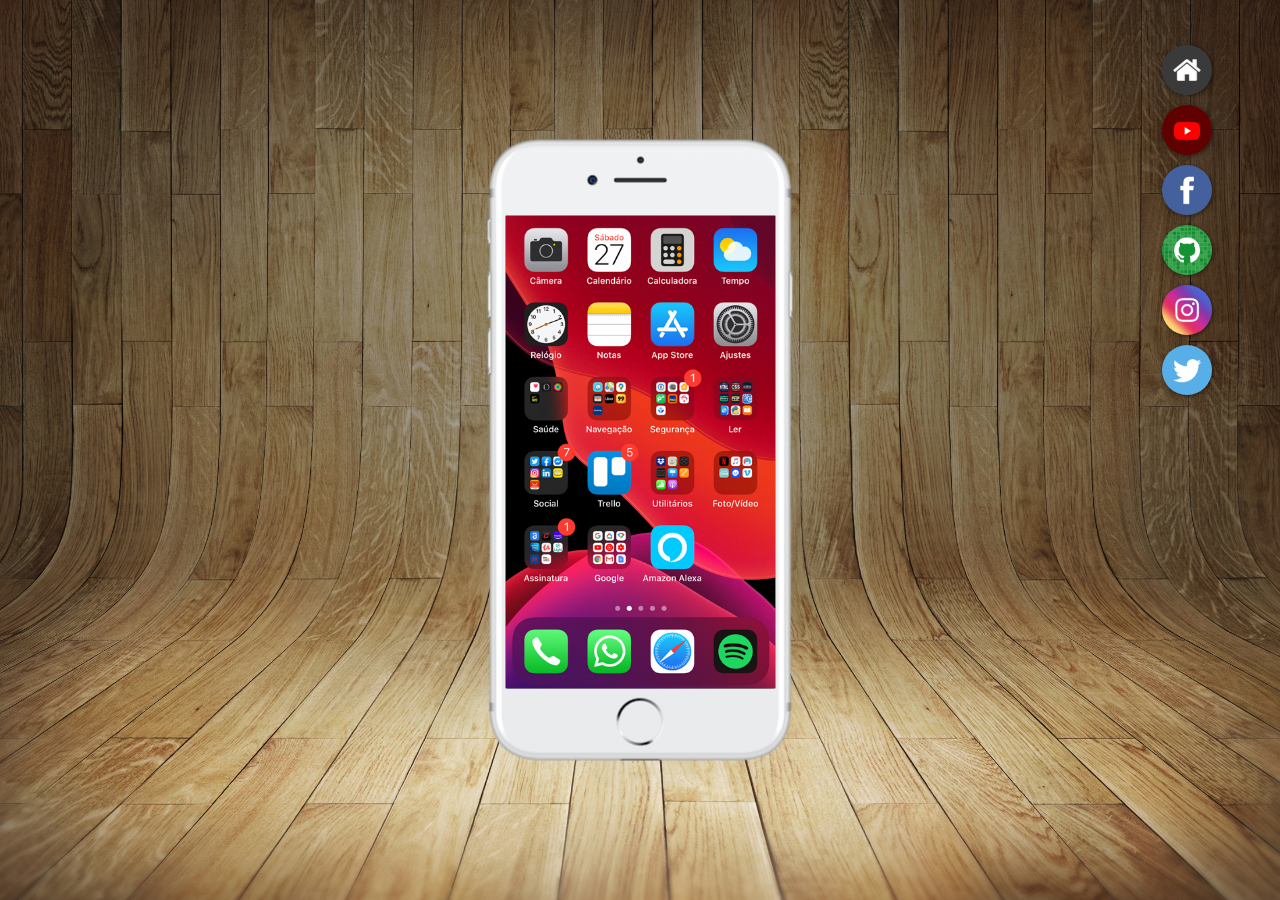
<file: index.html>
<!DOCTYPE html>
<html lang="pt-Br">
<head>
    <meta charset="UTF-8">
    <meta http-equiv="X-UA-Compatible" content="IE=edge">
    <meta name="viewport" content="width=device-width, initial-scale=1.0">
    <title>Projeto Redes Sociais</title>
    <link rel="shortcut icon" href="favicon.ico" type="image/x-icon">
    <link rel="stylesheet" href="estilos/style.css">
    <link rel="import" href="home.html">
</head>
<body>
    <main>
        <section id="telefone">
            <iframe src="home.html" name="tela" id="tela" frameborder="0"></iframe>
        </section>

        <section id="redes-sociais">
            <a href="home.html" target="tela"><img src="imagens/logo-home.jpg" alt=""></a>
            <a href="youtube.html" target="tela"><img src="imagens/logo-youtube.jpg" alt=""></a>
            <a href="facebook.html" target="tela"><img src="imagens/logo-facebook.jpg" alt=""></a>
            <a href="github.html" target="tela"><img src="imagens/logo-github.jpg" alt=""></a>
            <a href="instagram.html" target="tela"><img src="imagens/logo-instagram.jpg" alt=""></a>
            <a href="twitter.html" target="tela"><img src="imagens/logo-twitter.jpg" alt=""></a>
        </section>
    </main>
</body>
</html>
</file>
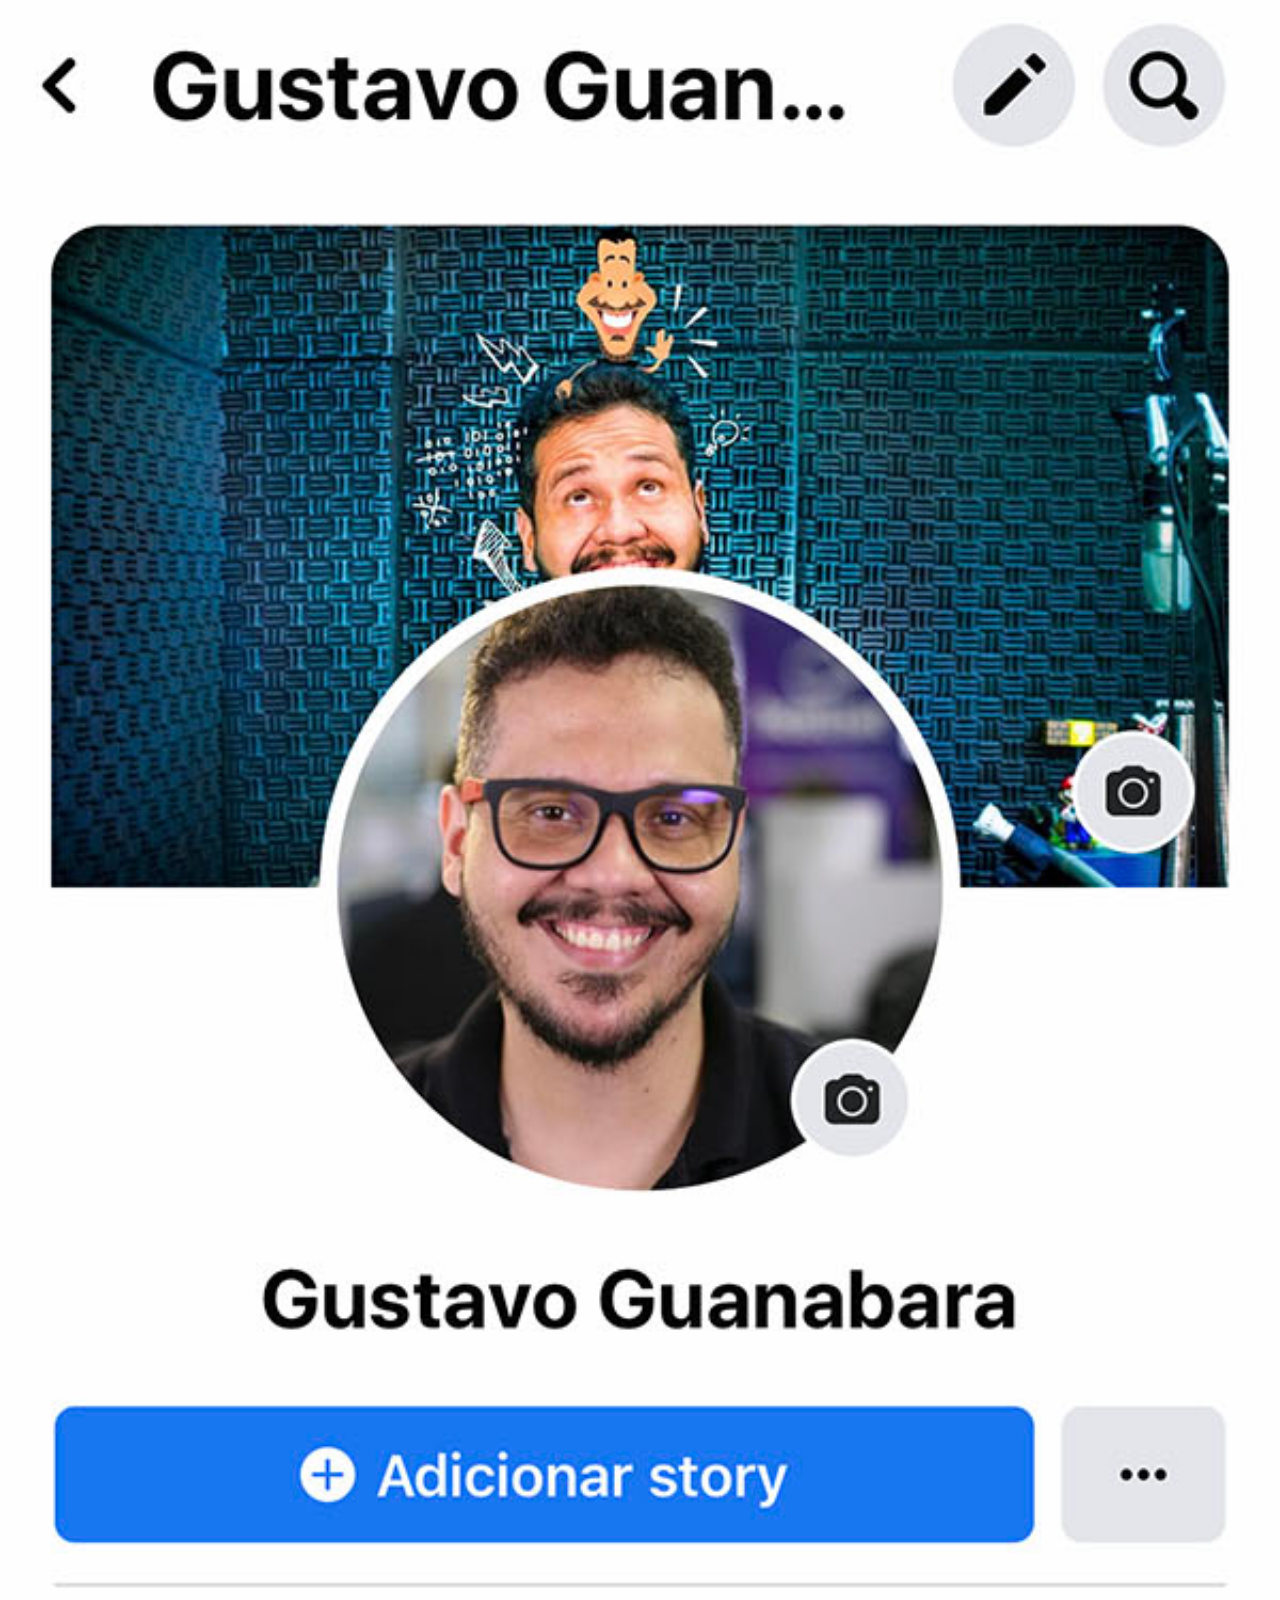
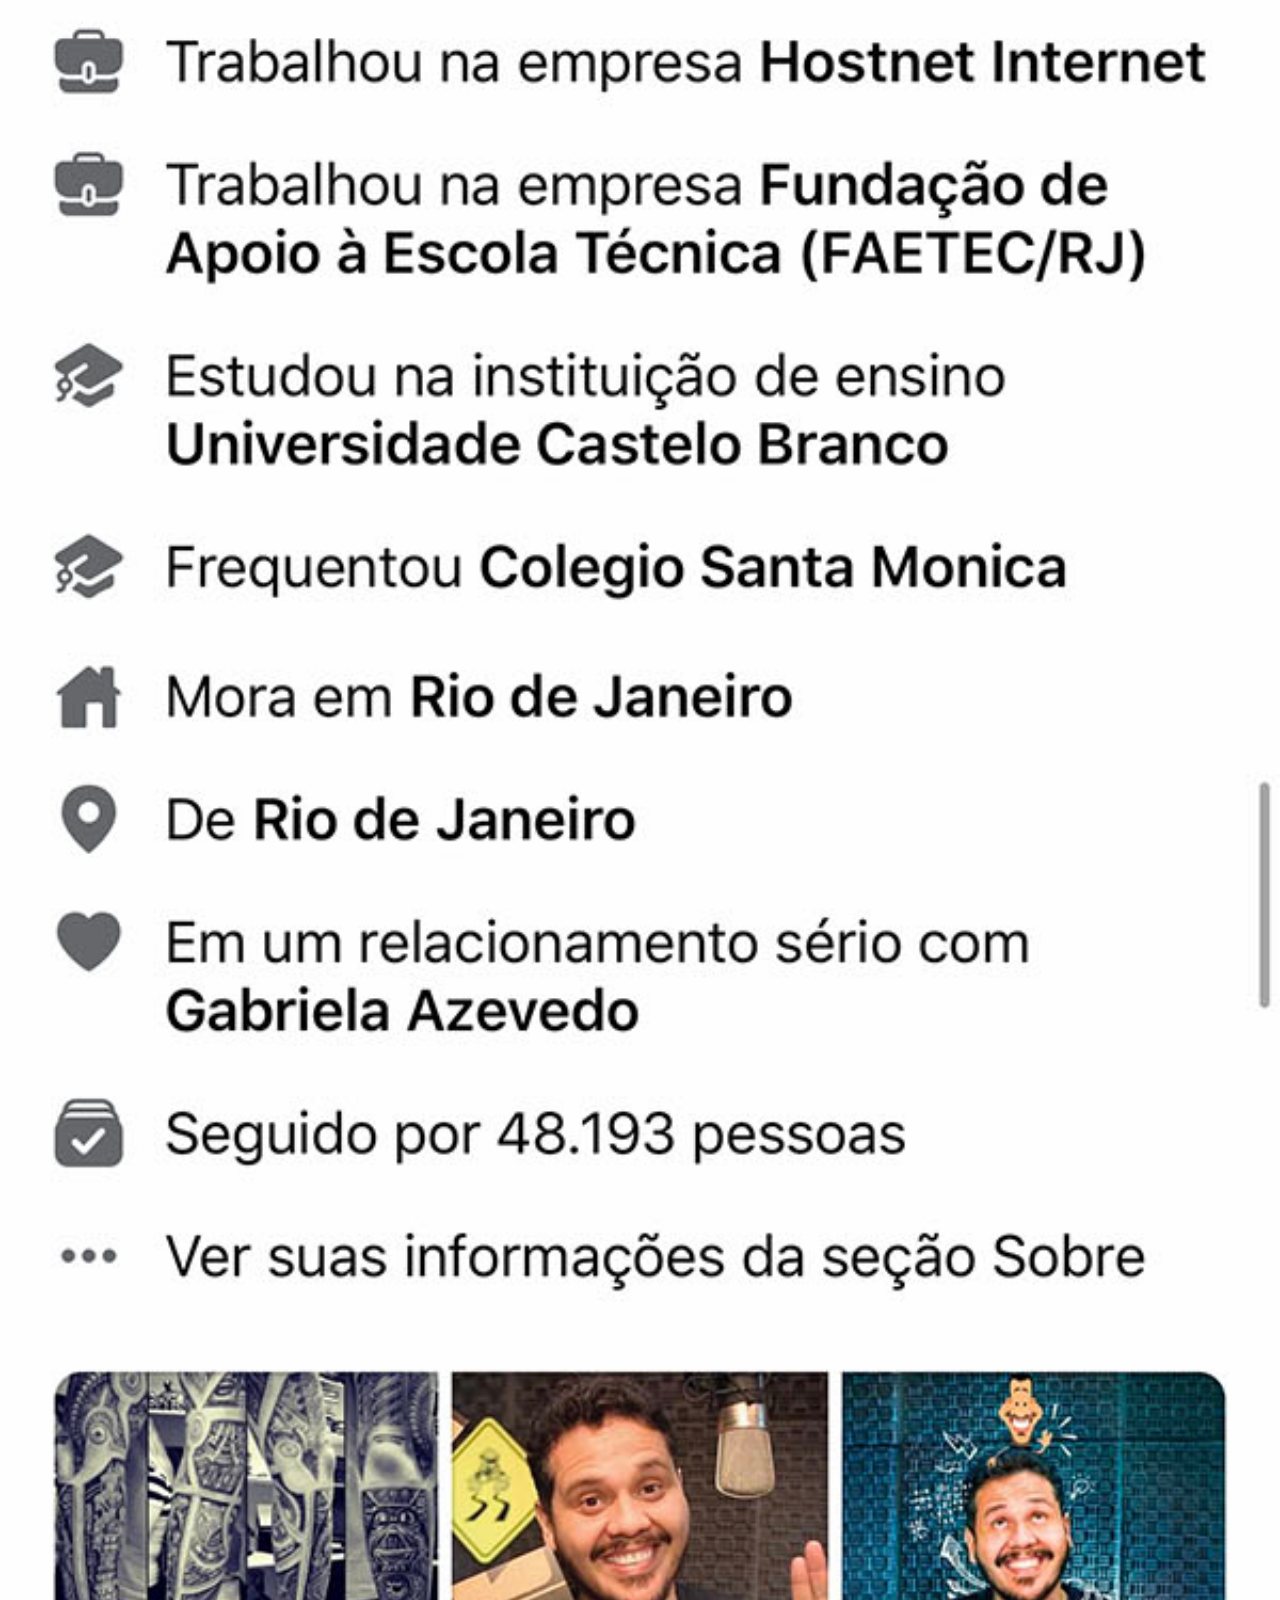
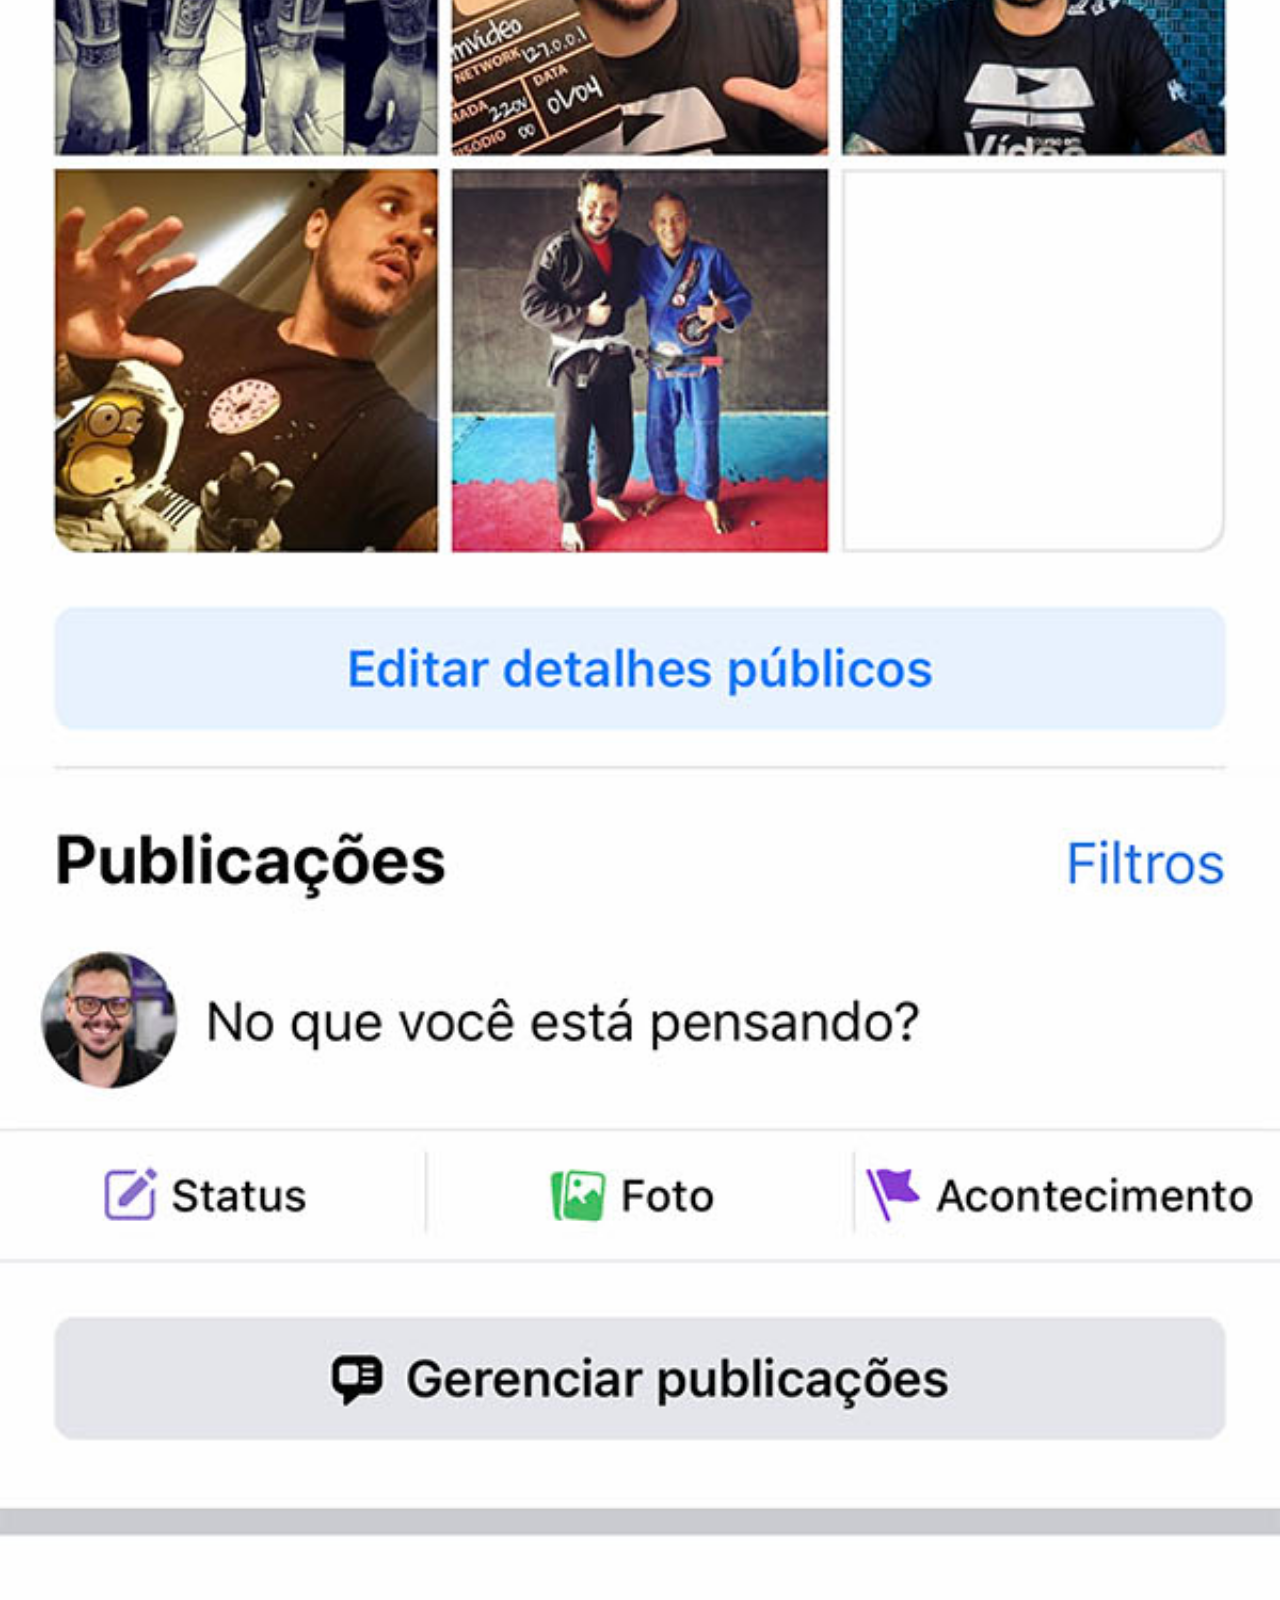
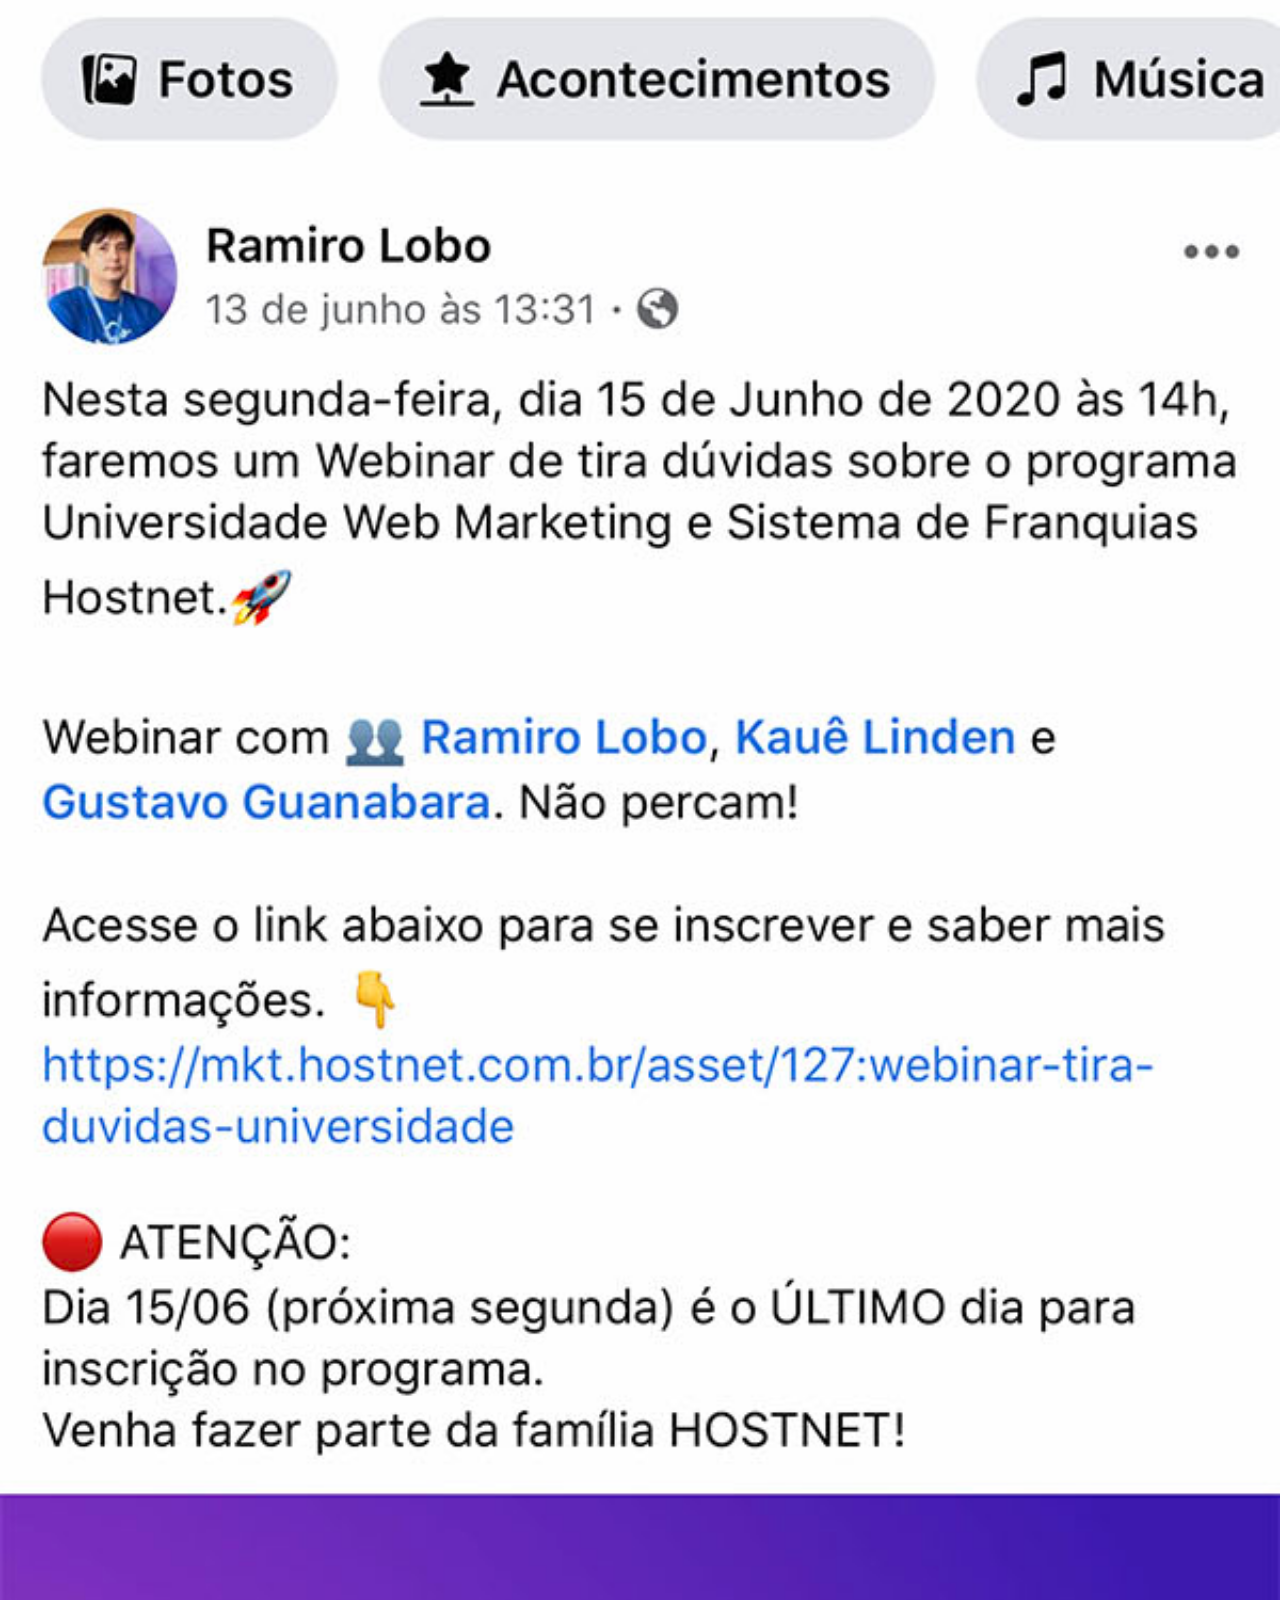
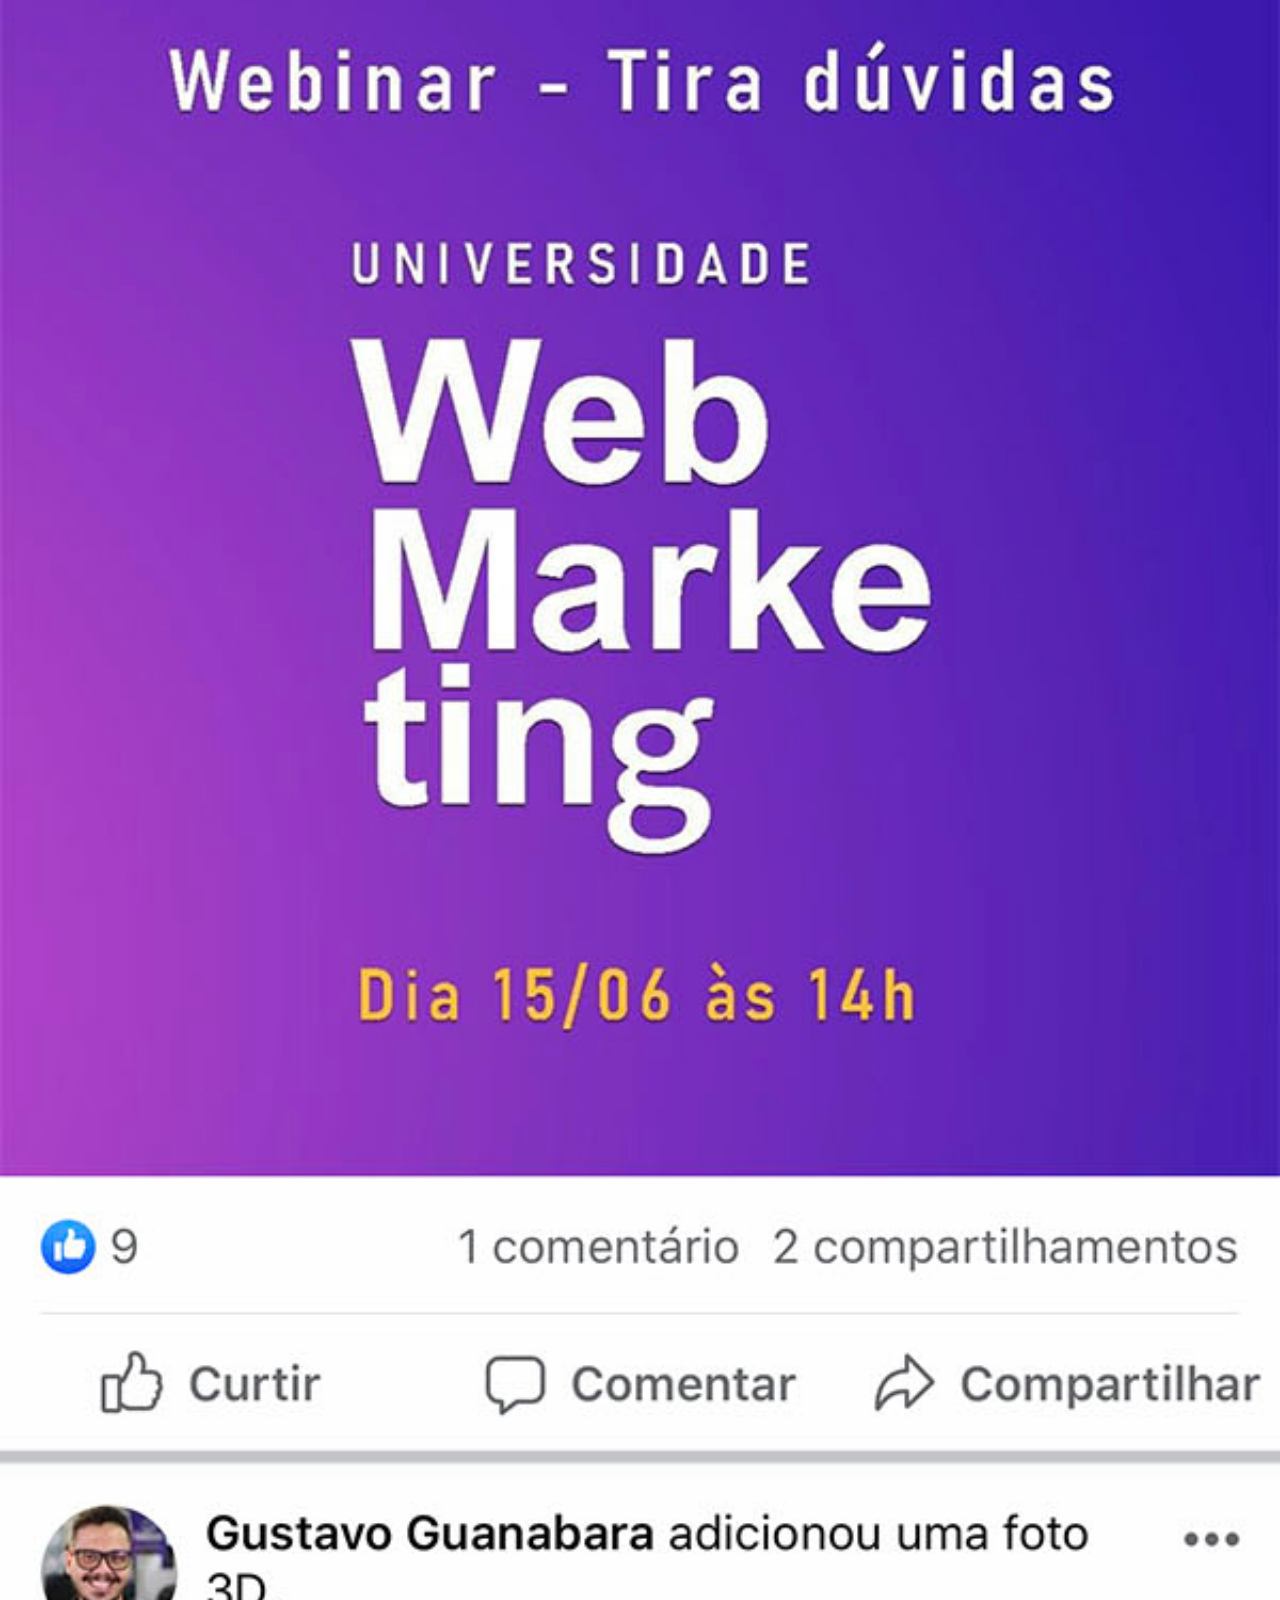
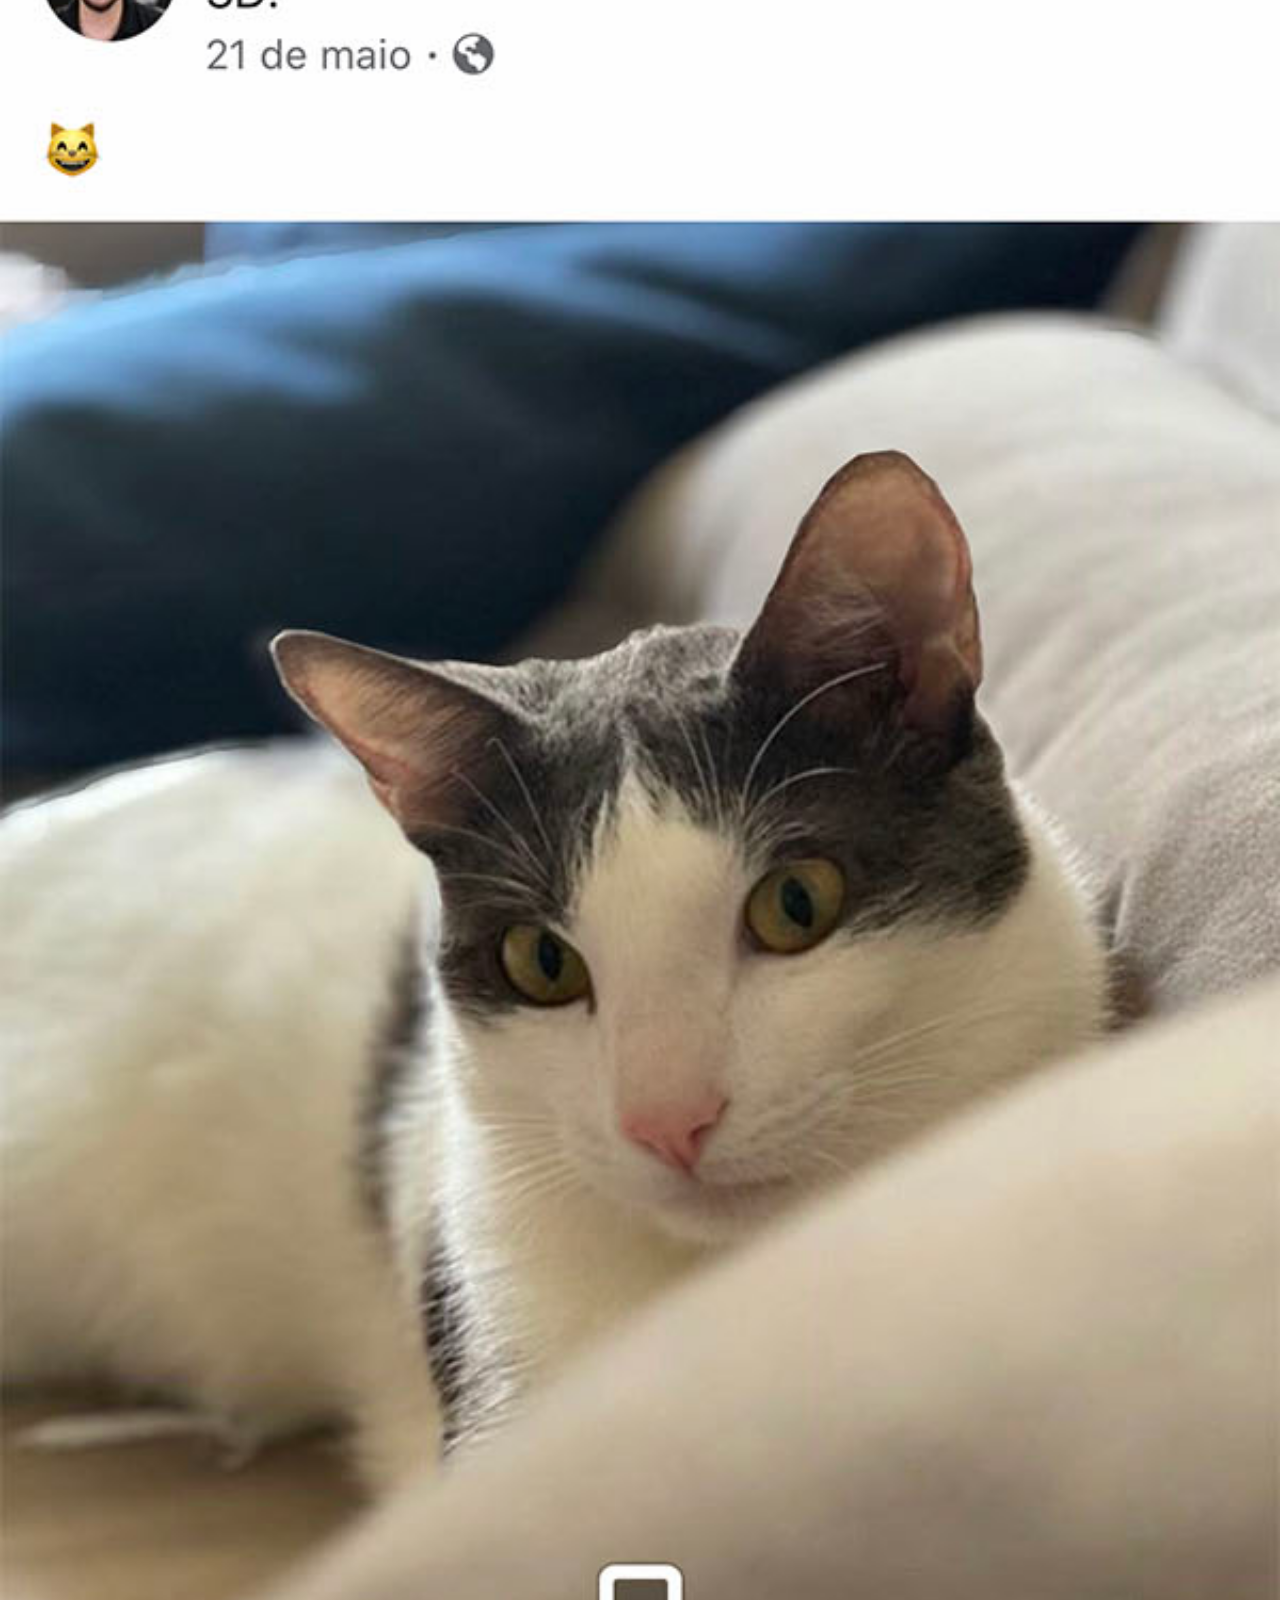
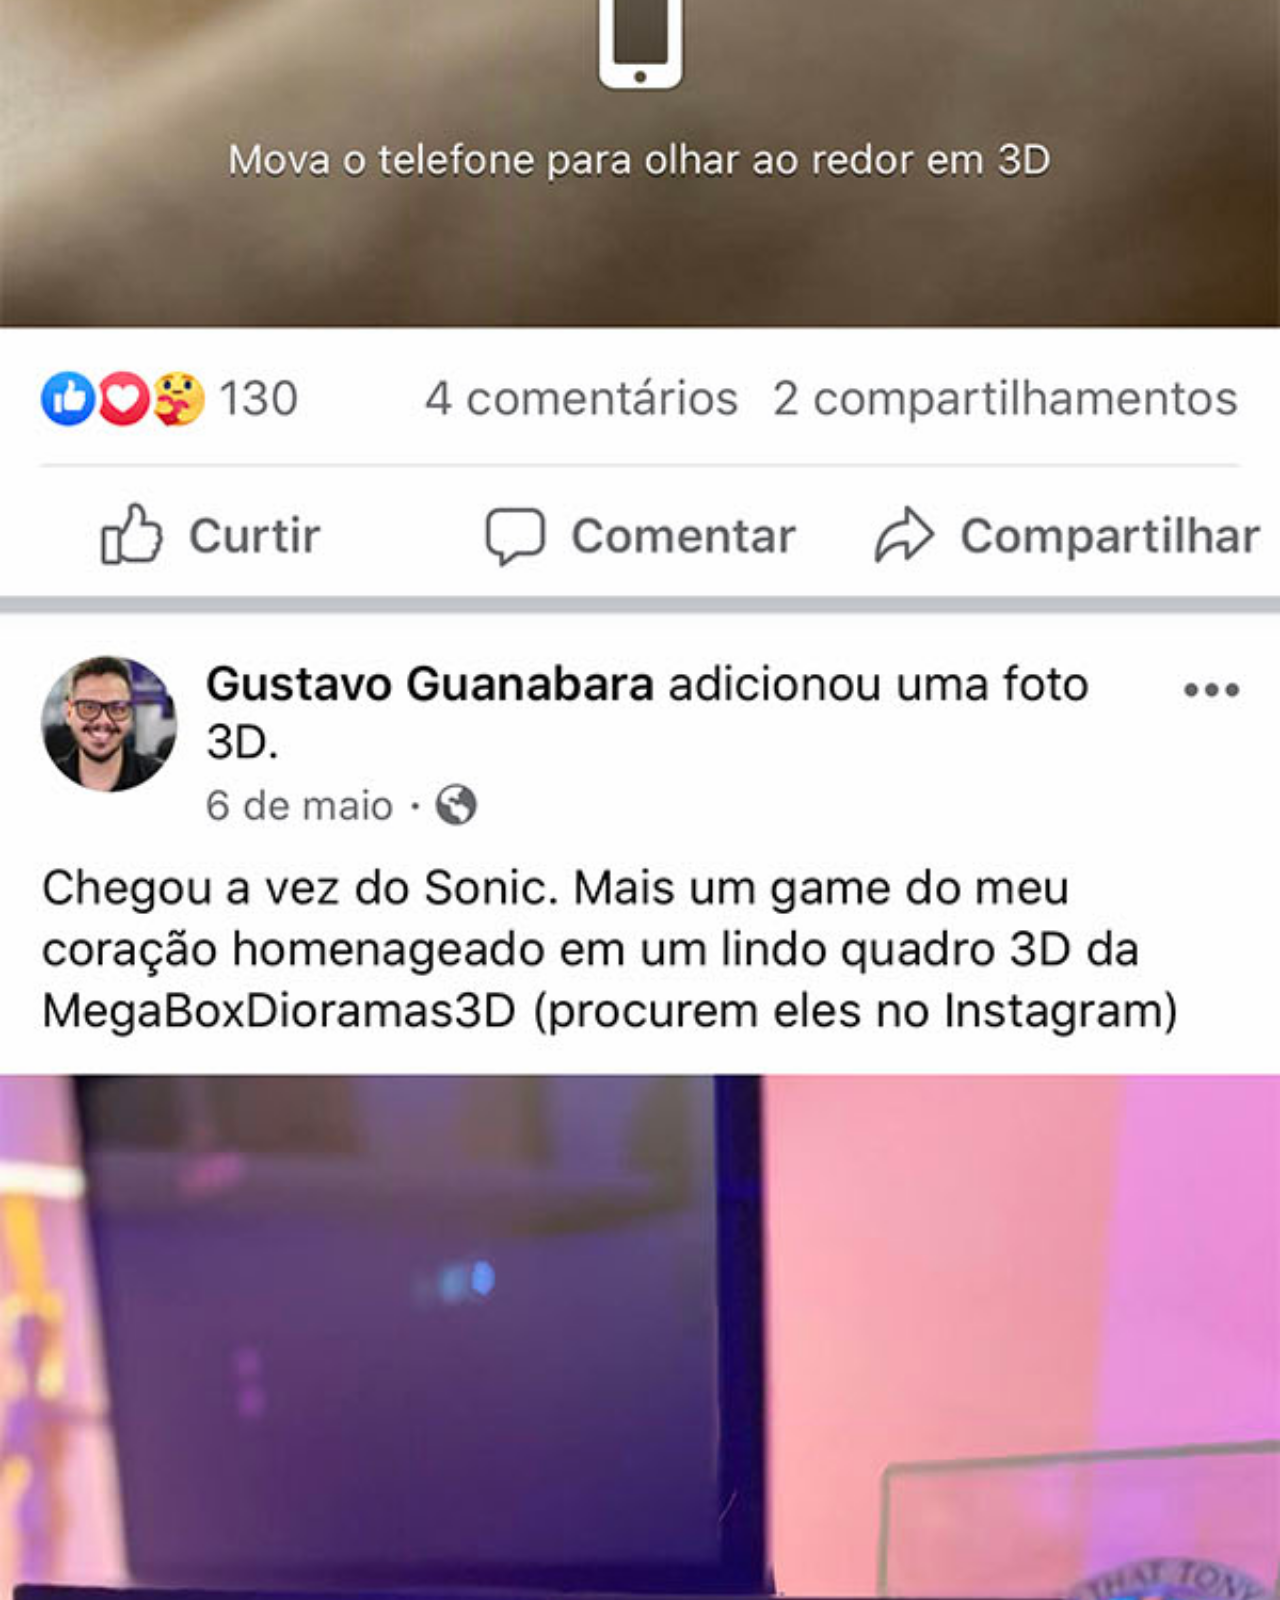
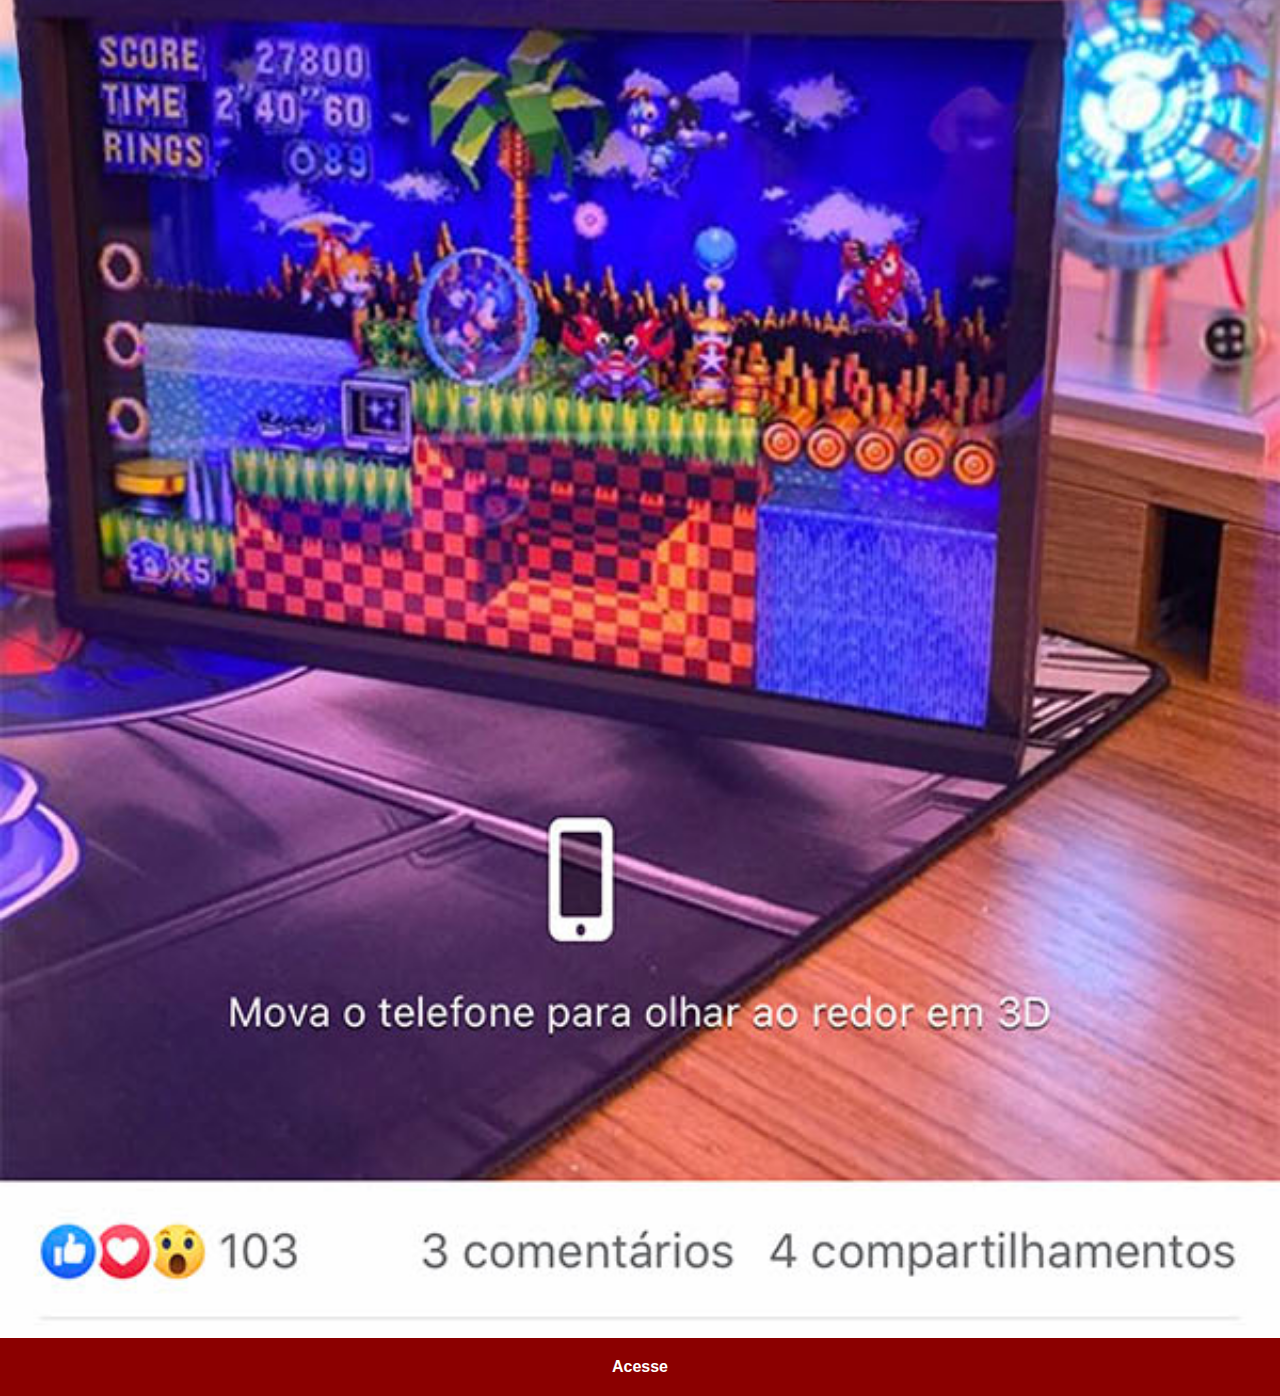
<file: facebook.html>
<!DOCTYPE html>
<html lang="pt-Br">
<head>
    <meta charset="UTF-8">
    <meta http-equiv="X-UA-Compatible" content="IE=edge">
    <meta name="viewport" content="width=device-width, initial-scale=1.0">
    <link rel="stylesheet" href="estilos/social.css">
    <title>Facebook</title>
</head>
<body>
    <img src="imagens/tela-facebook.jpg" alt="">
    <a href="https://pt-br.facebook.com/CursosEmVideo/" target="_blank">Acesse</a>
</body>
</html>
</file>
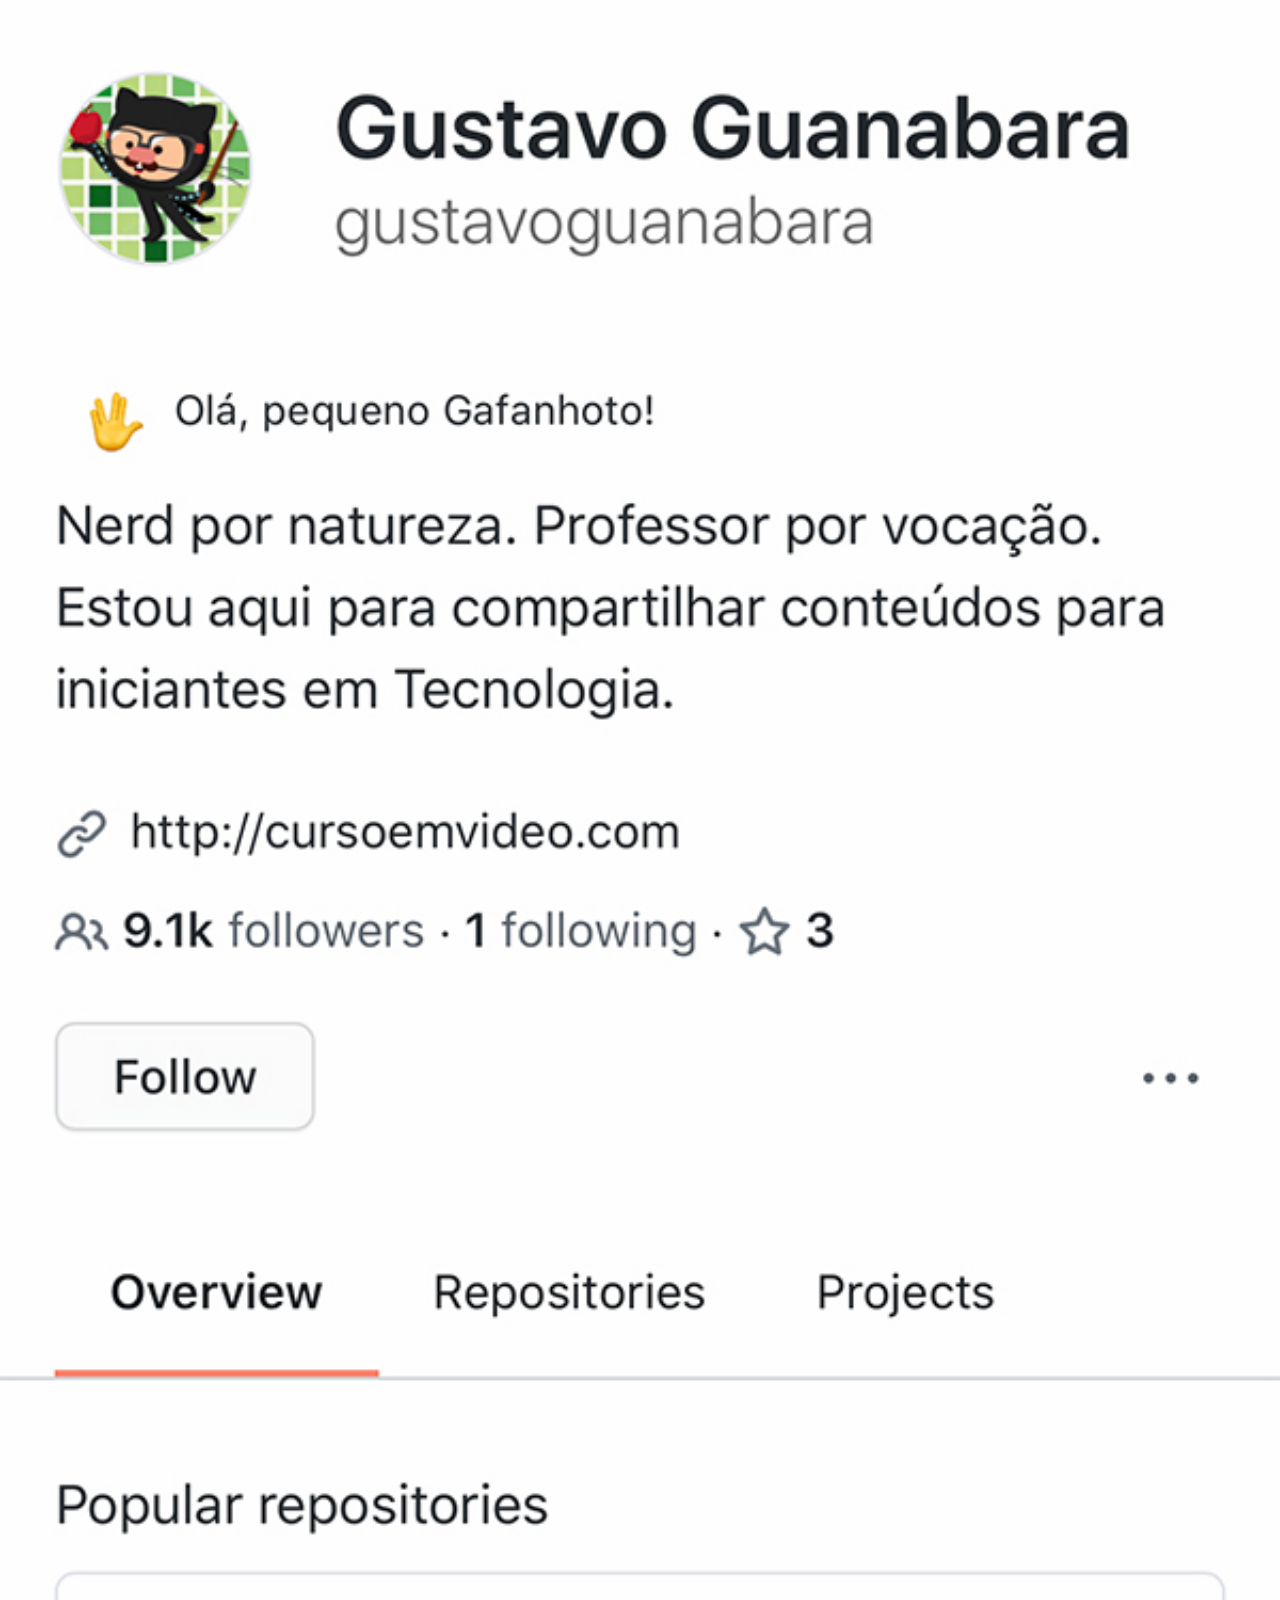
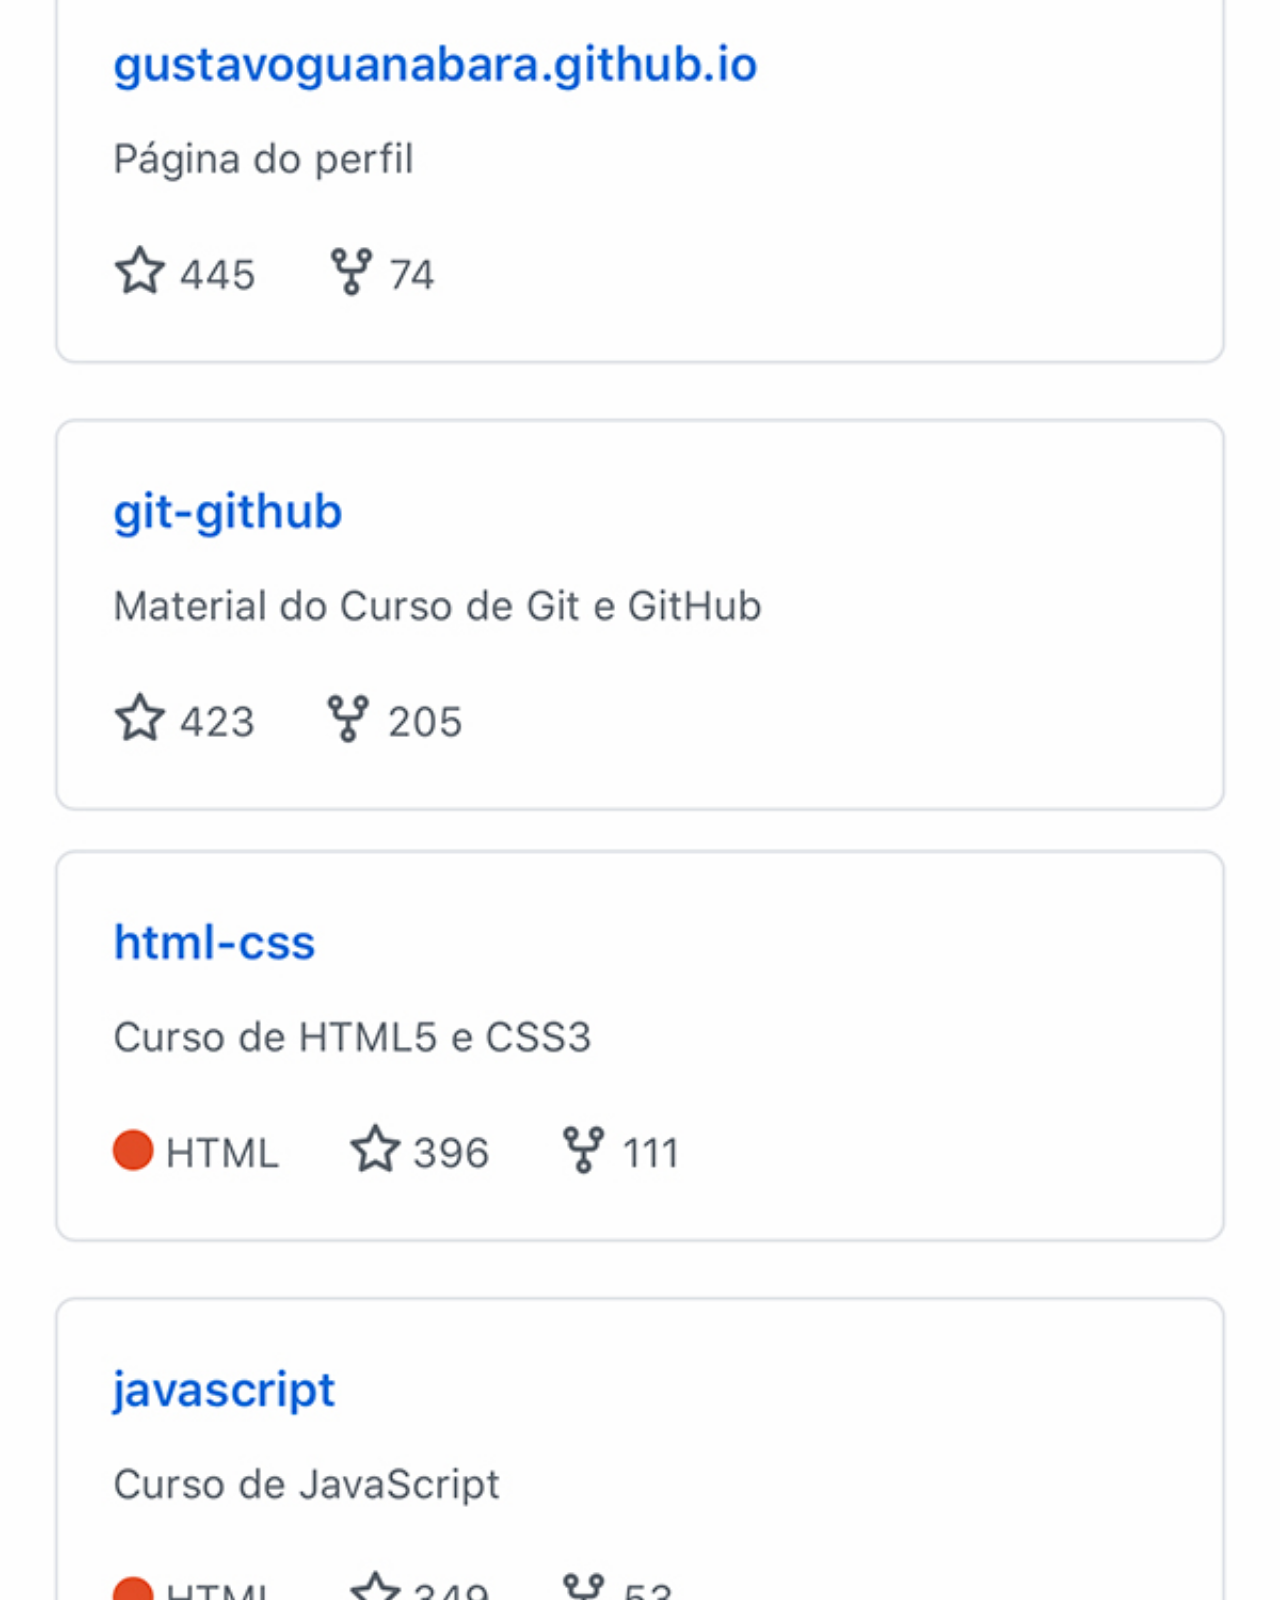
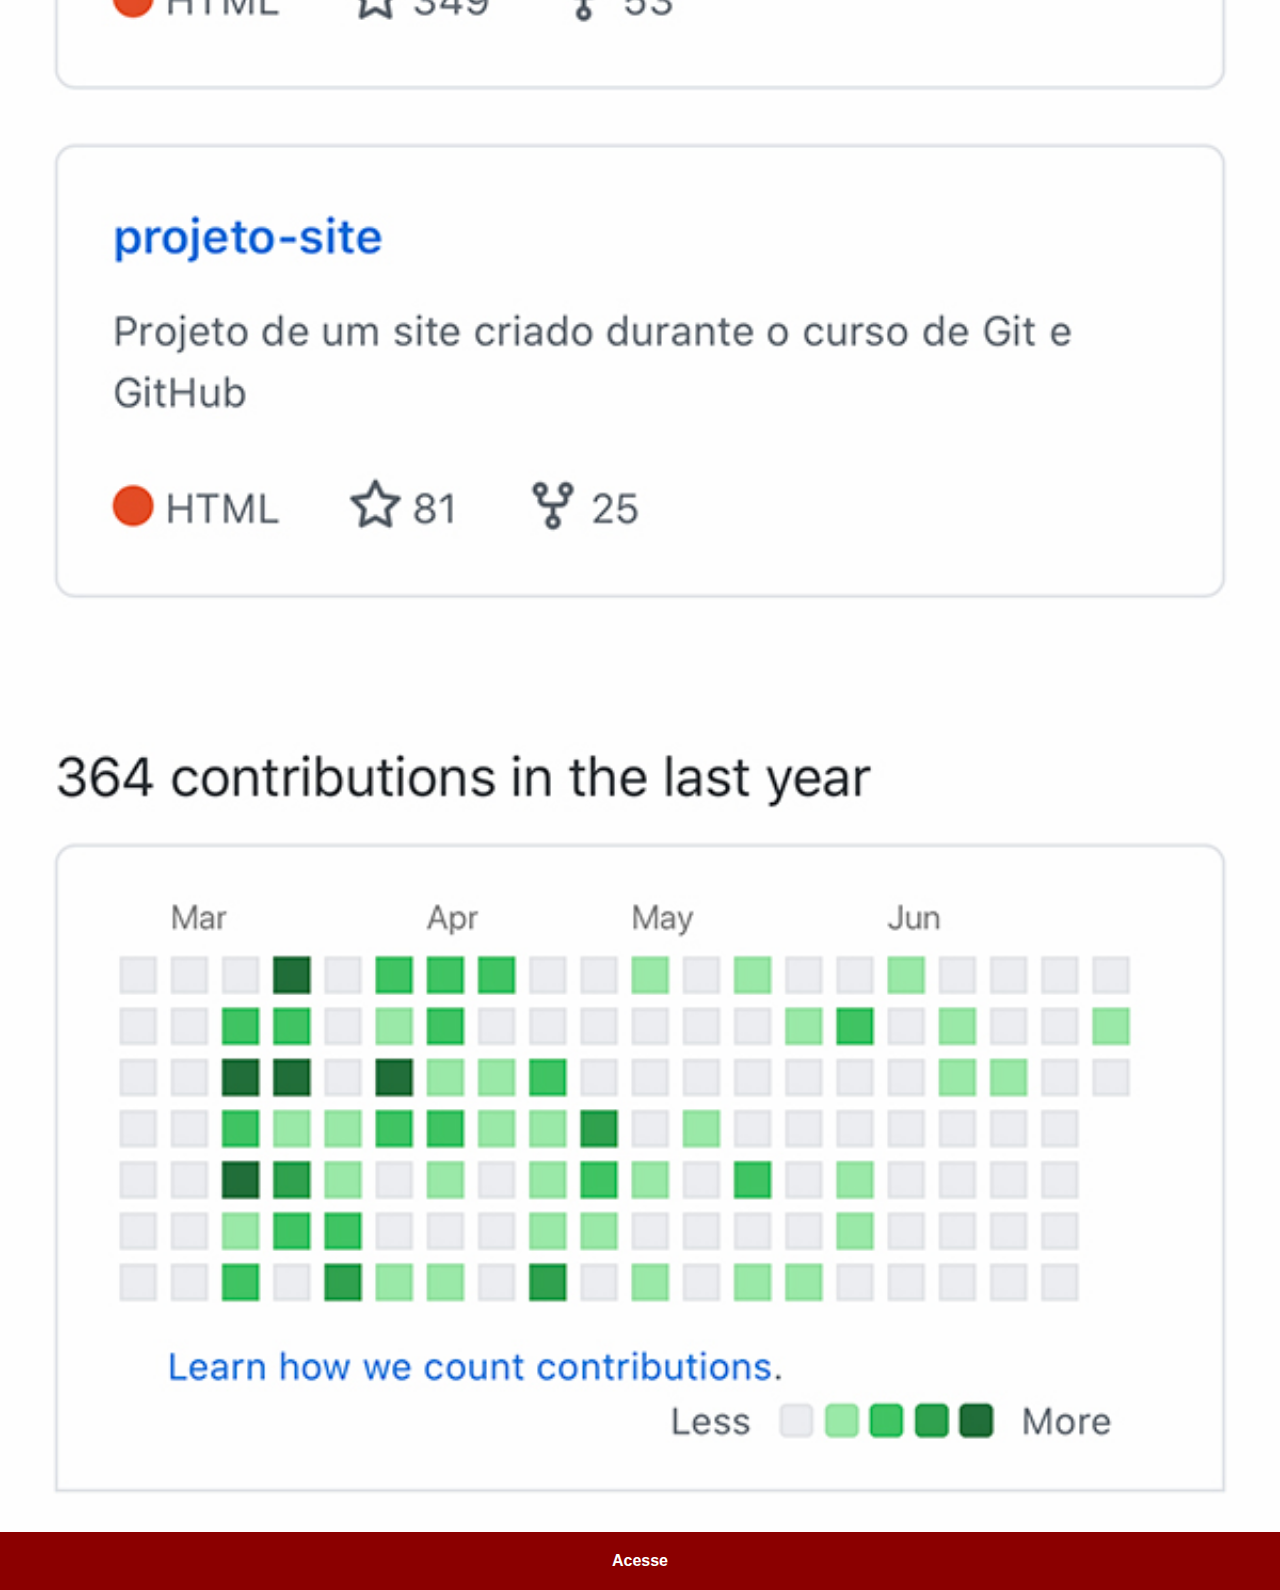
<file: github.html>
<!DOCTYPE html>
<html lang="pt-Br">
<head>
    <meta charset="UTF-8">
    <meta http-equiv="X-UA-Compatible" content="IE=edge">
    <meta name="viewport" content="width=device-width, initial-scale=1.0">
    <link rel="stylesheet" href="estilos/social.css">
    <title>GitHub</title>
</head>
<body>
    <img src="imagens/tela-github.jpg" alt="">
    <a href="https://github.io.gustavoguanabara/" target="_blank">Acesse</a>
</body>
</html>
</file>
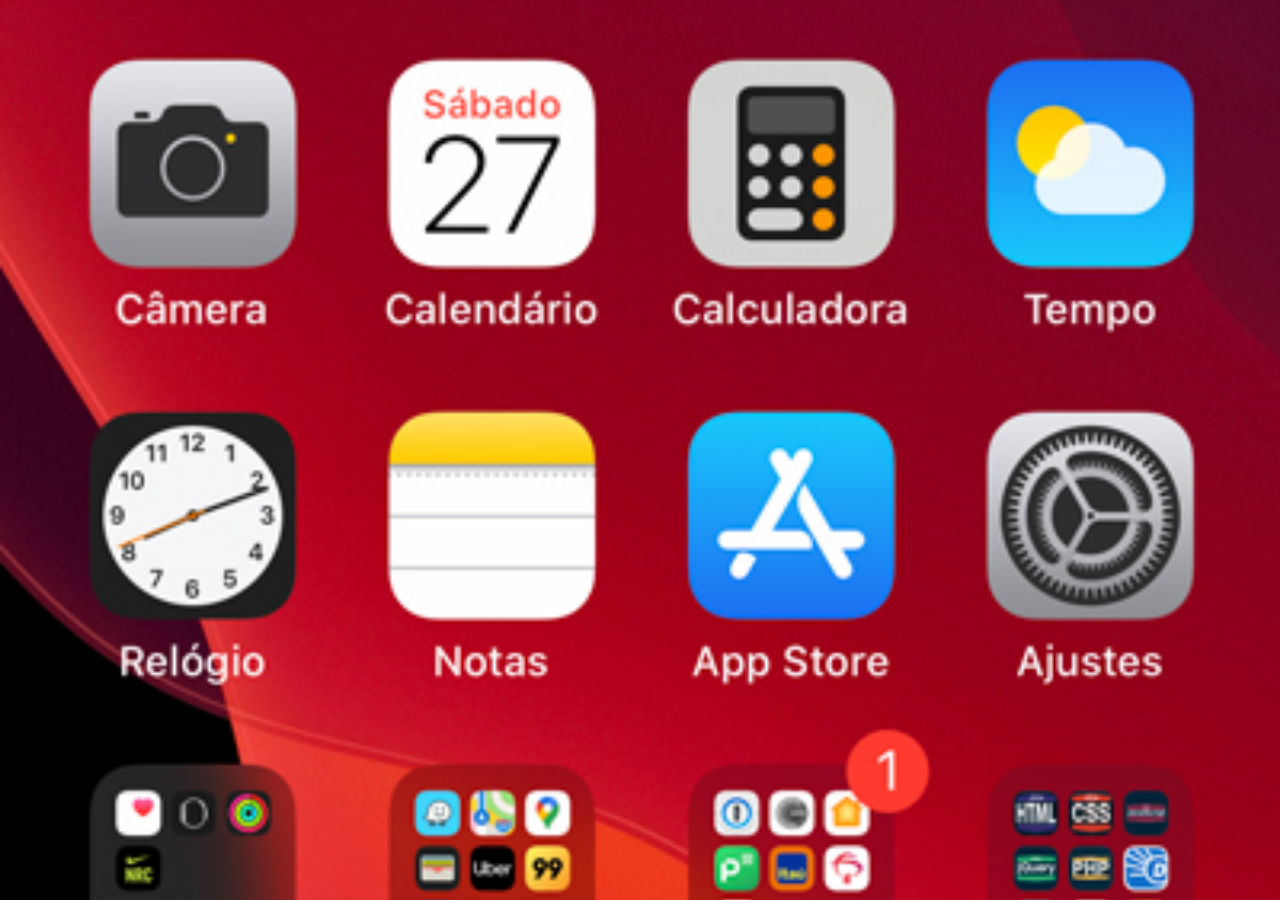
<file: home.html>
<!DOCTYPE html>
<html lang="pt-Br>
<head>
    <meta charset="UTF-8">
    <meta http-equiv="X-UA-Compatible" content="IE=edge">
    <meta name="viewport" content="width=device-width, initial-scale=1.0">
    <title>home</title>
    <style>
        * {
            margin: 0px;
            padding: 0px;
        }

        body {
            width: 100vw;
            height: 100vh;
            background: black url('imagens/tela-home.jpg') no-repeat top center;
            background-size: cover;
        }
    </style>
</head>
<body>
    
</body>
</html>
</file>
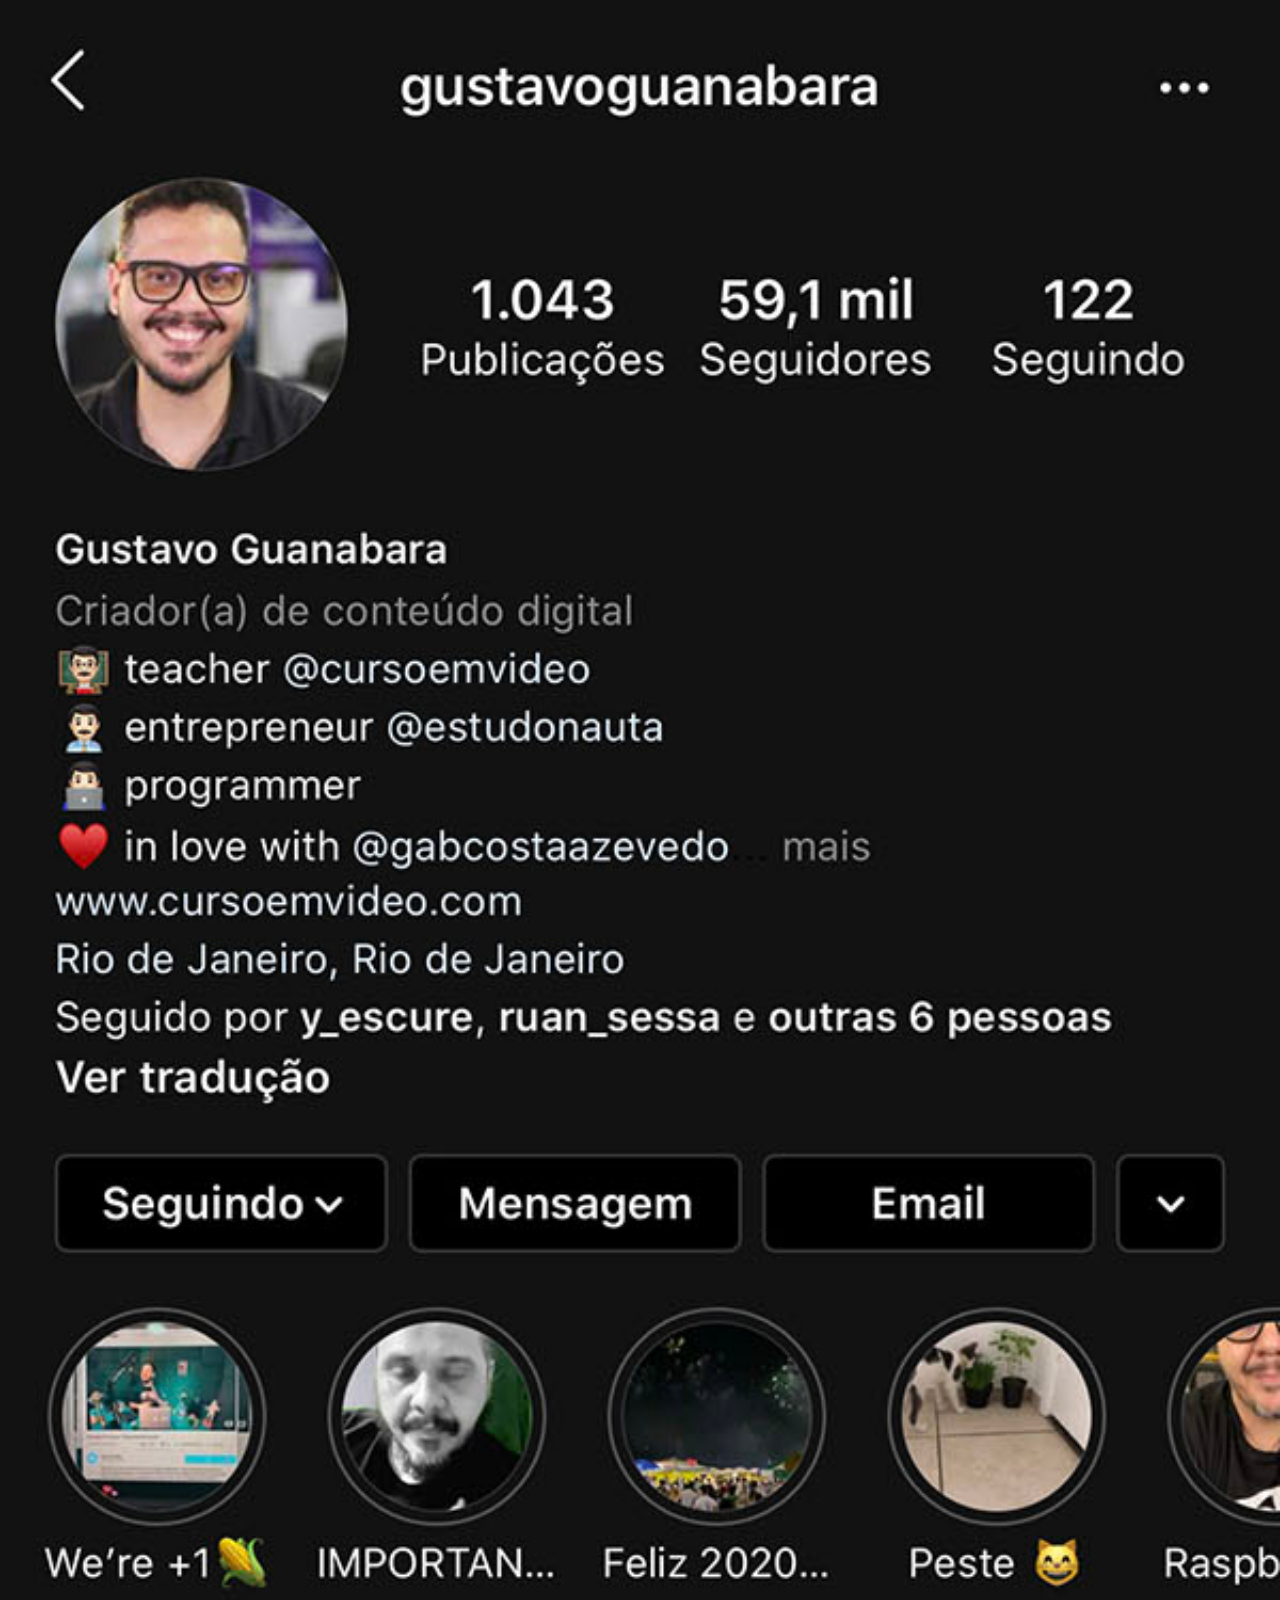
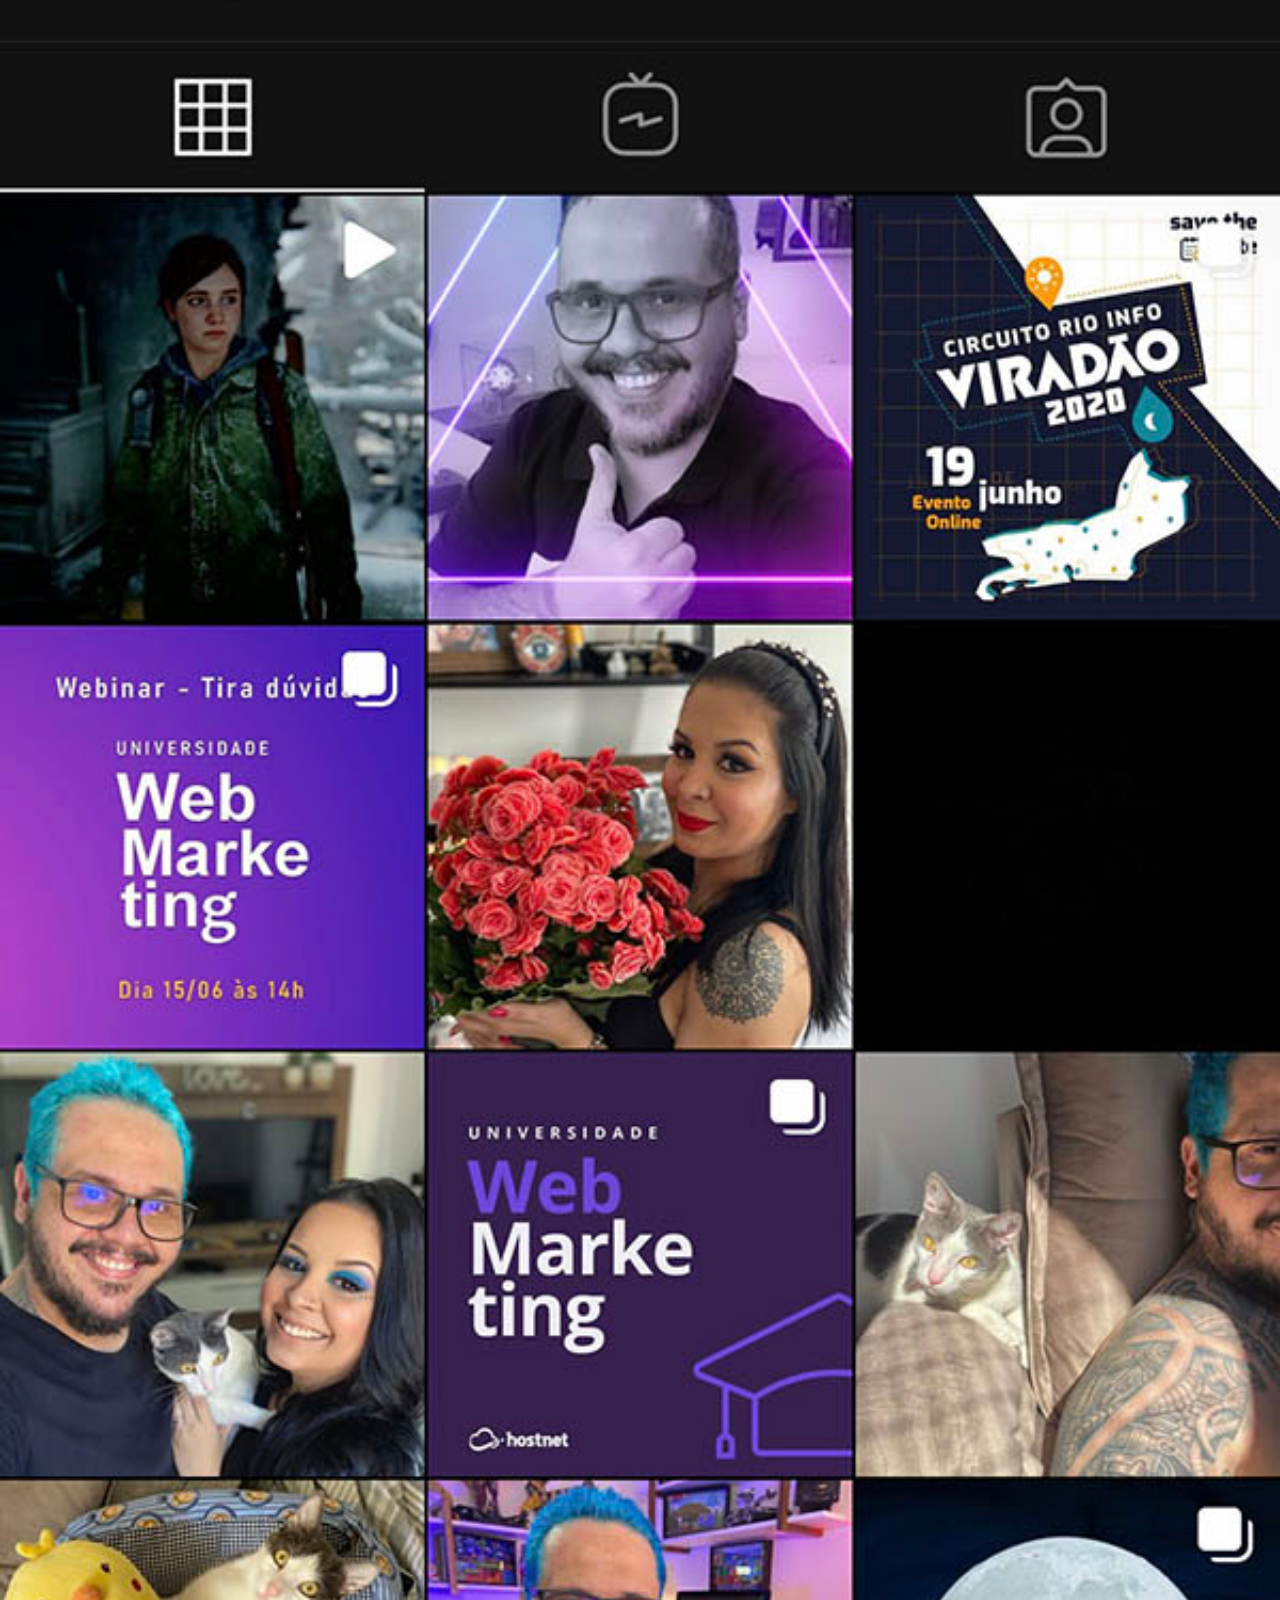
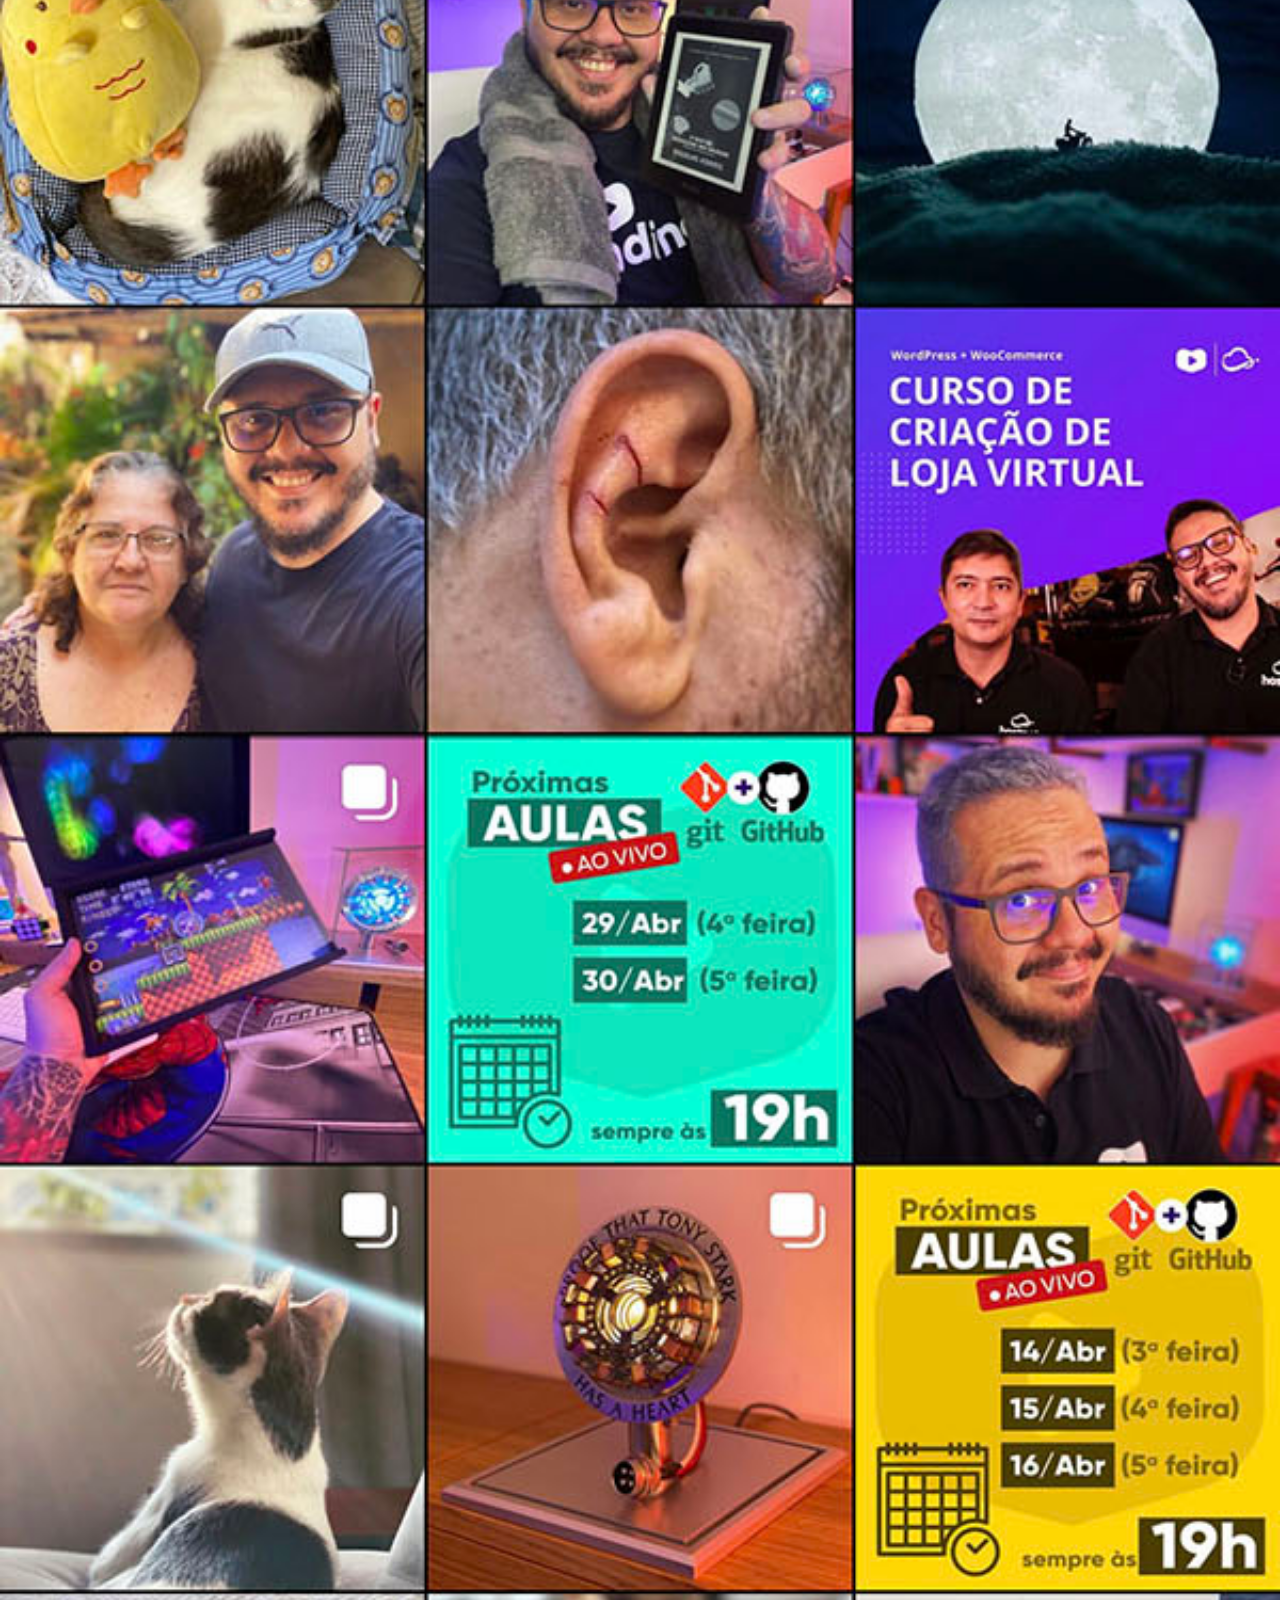
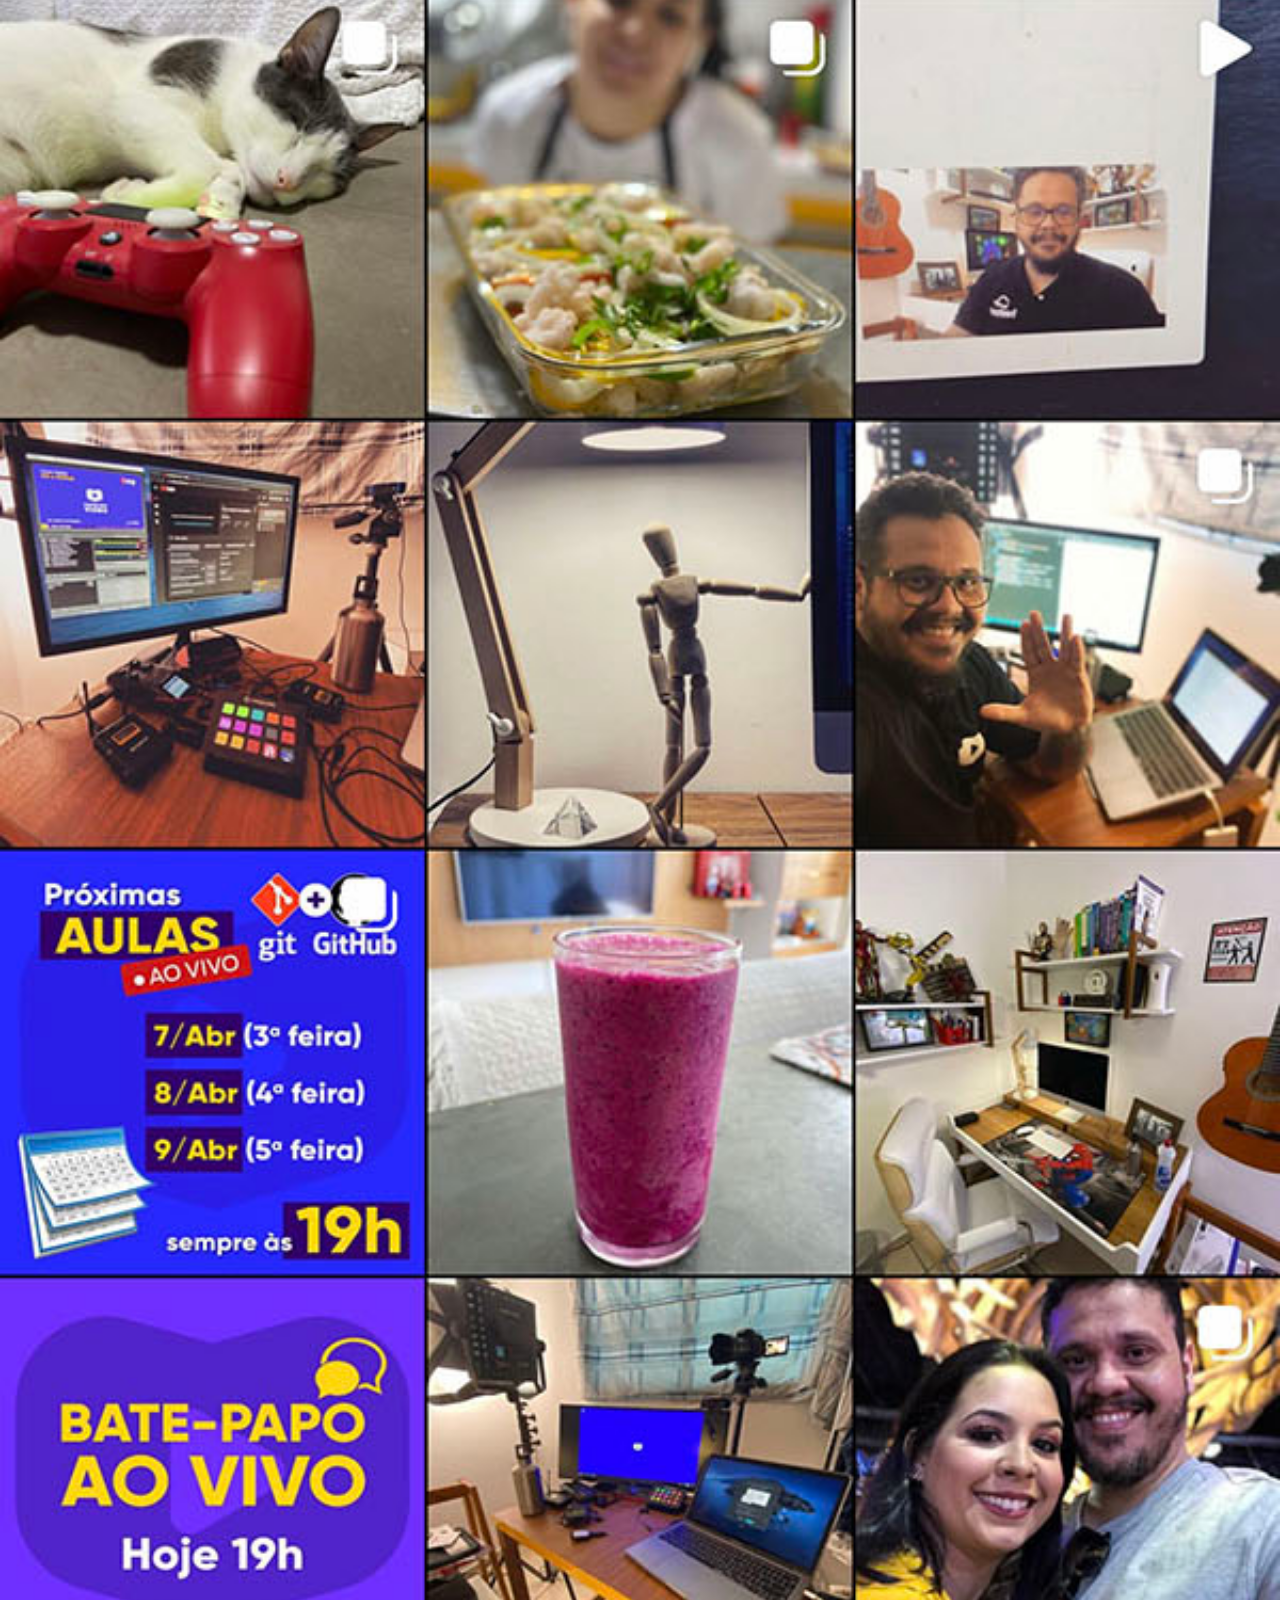
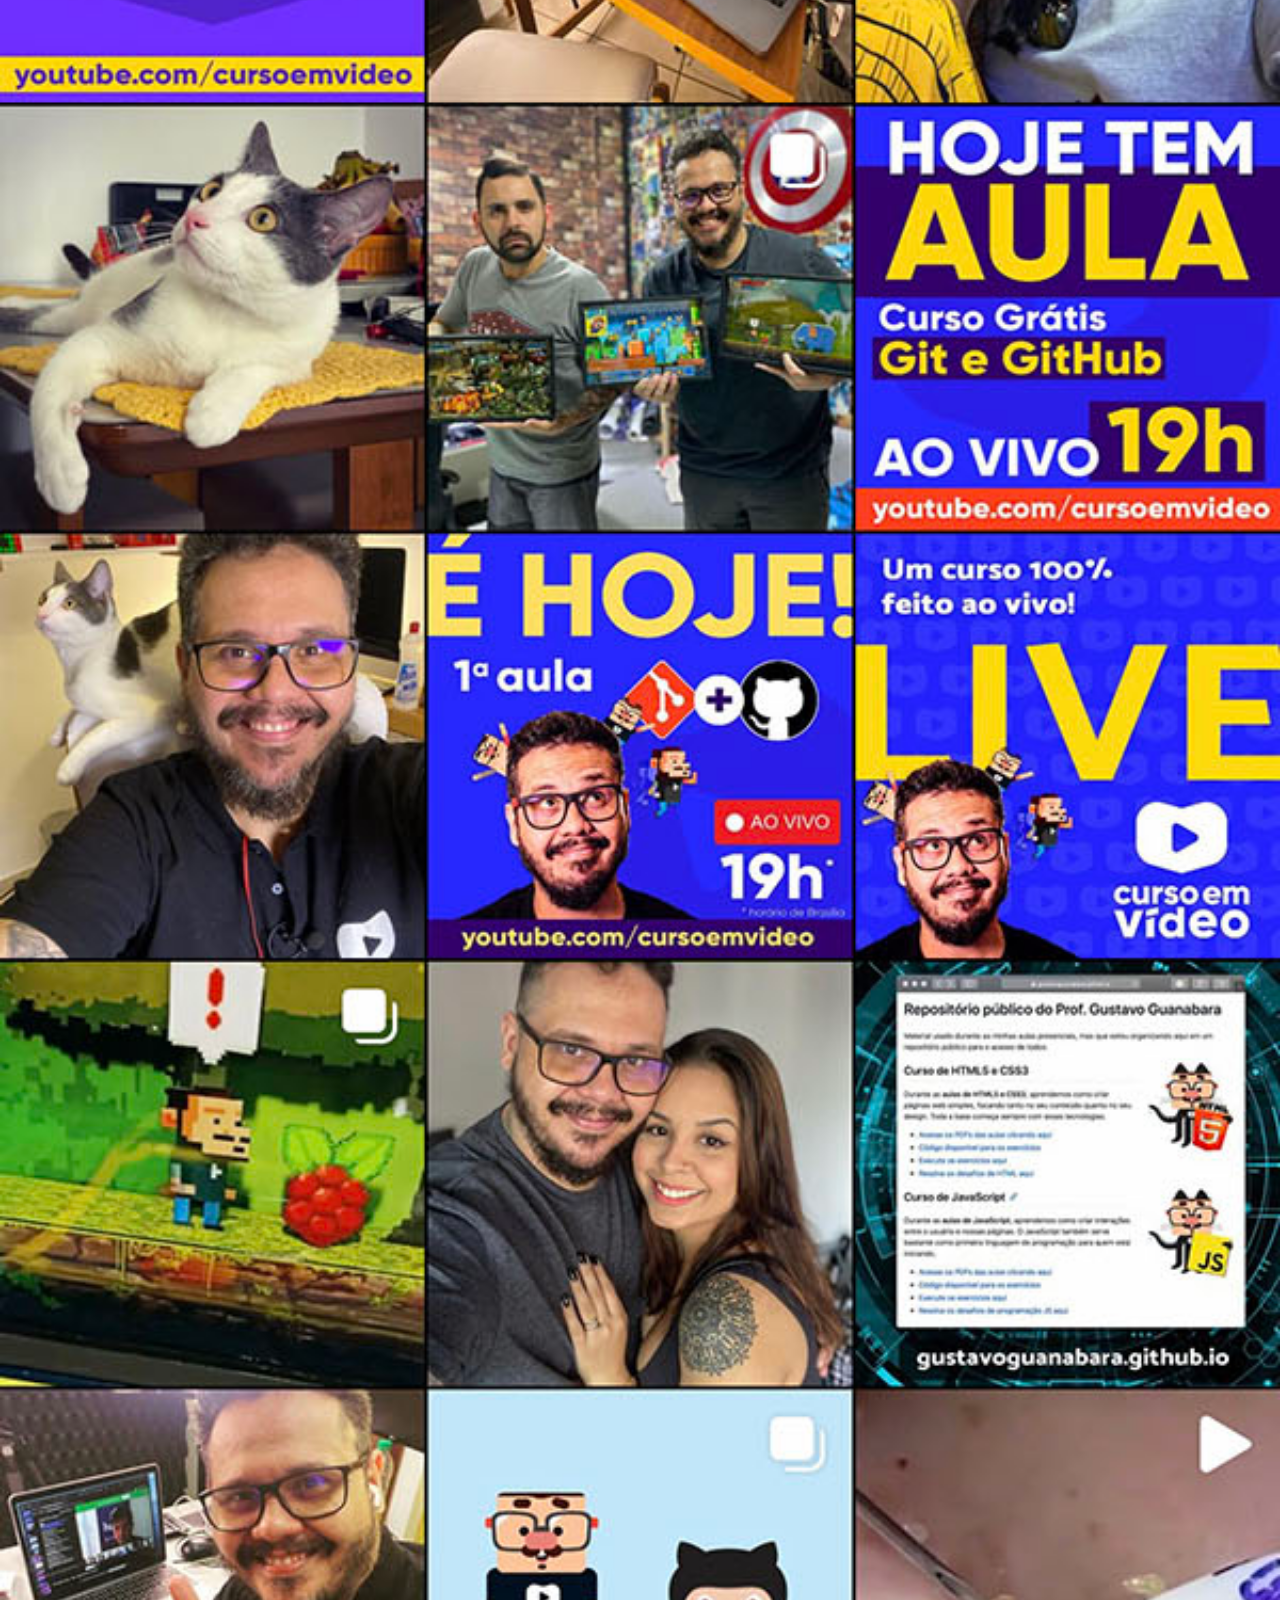
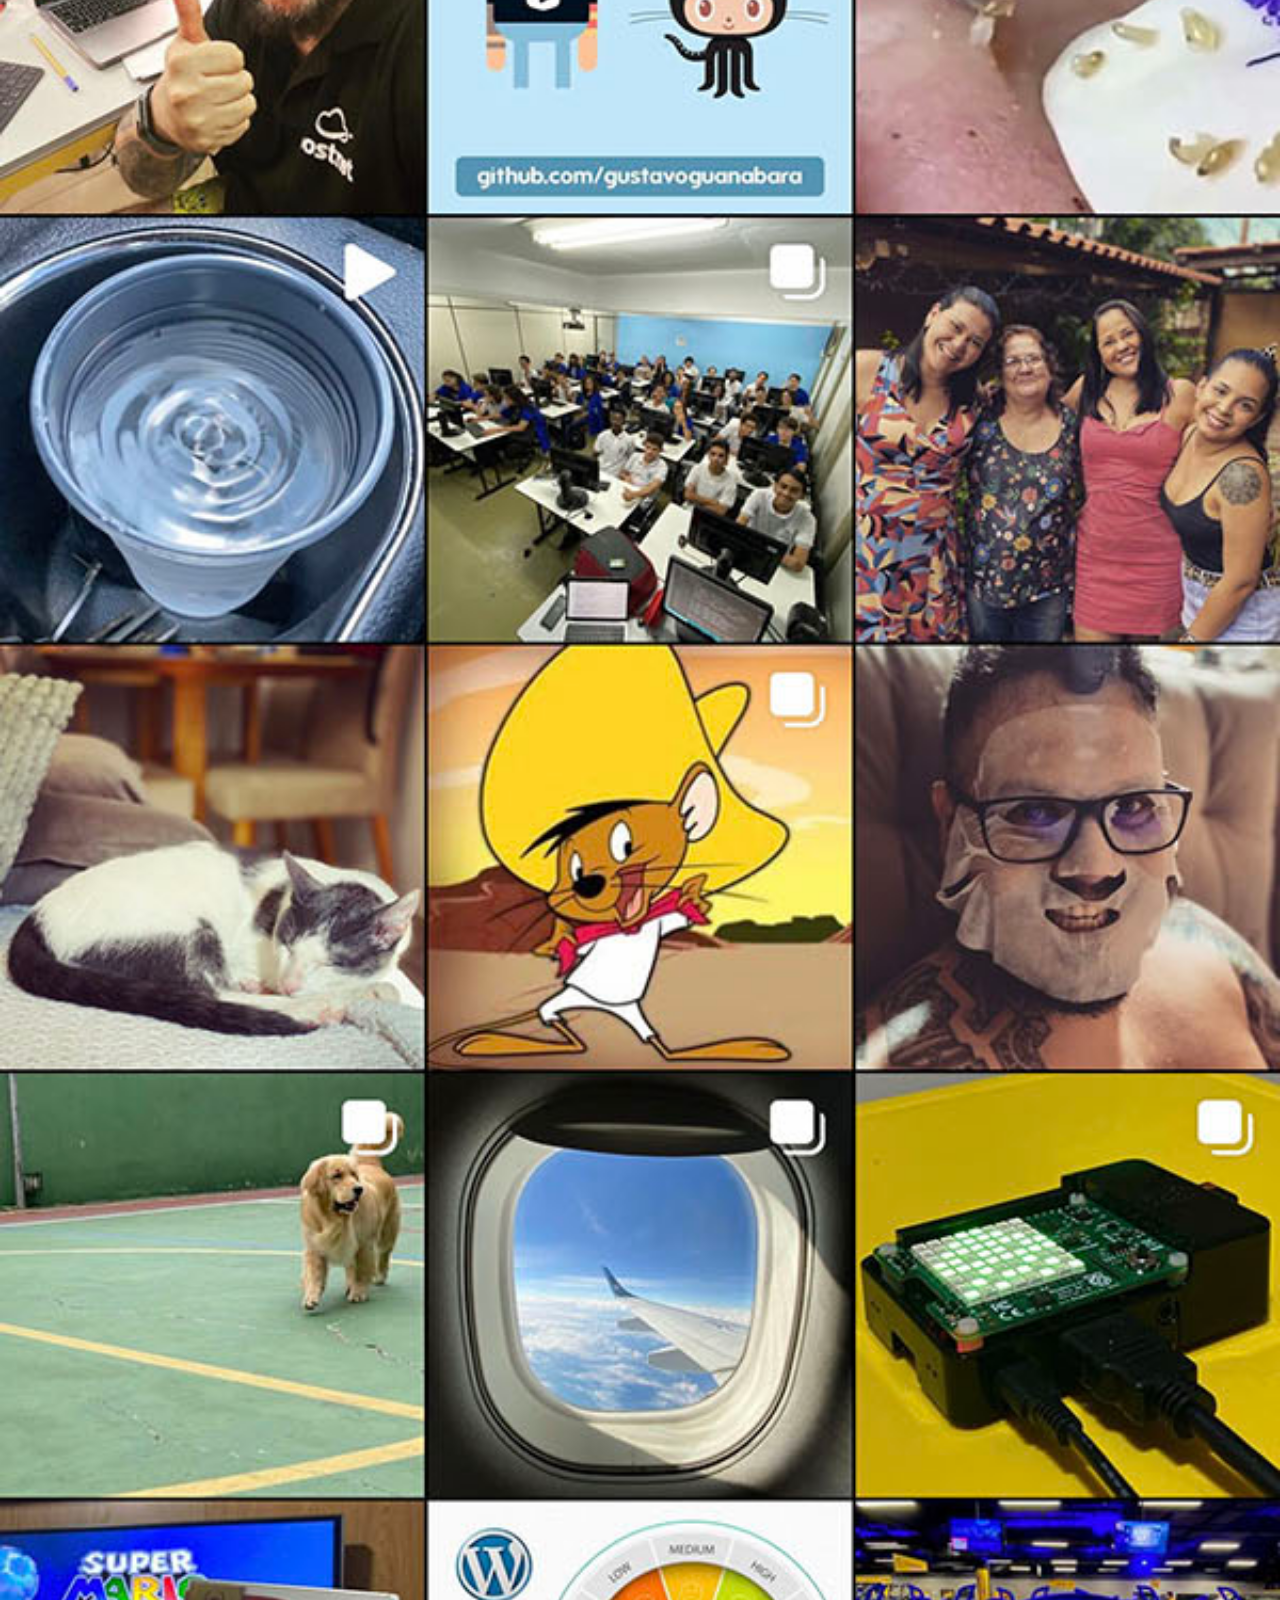
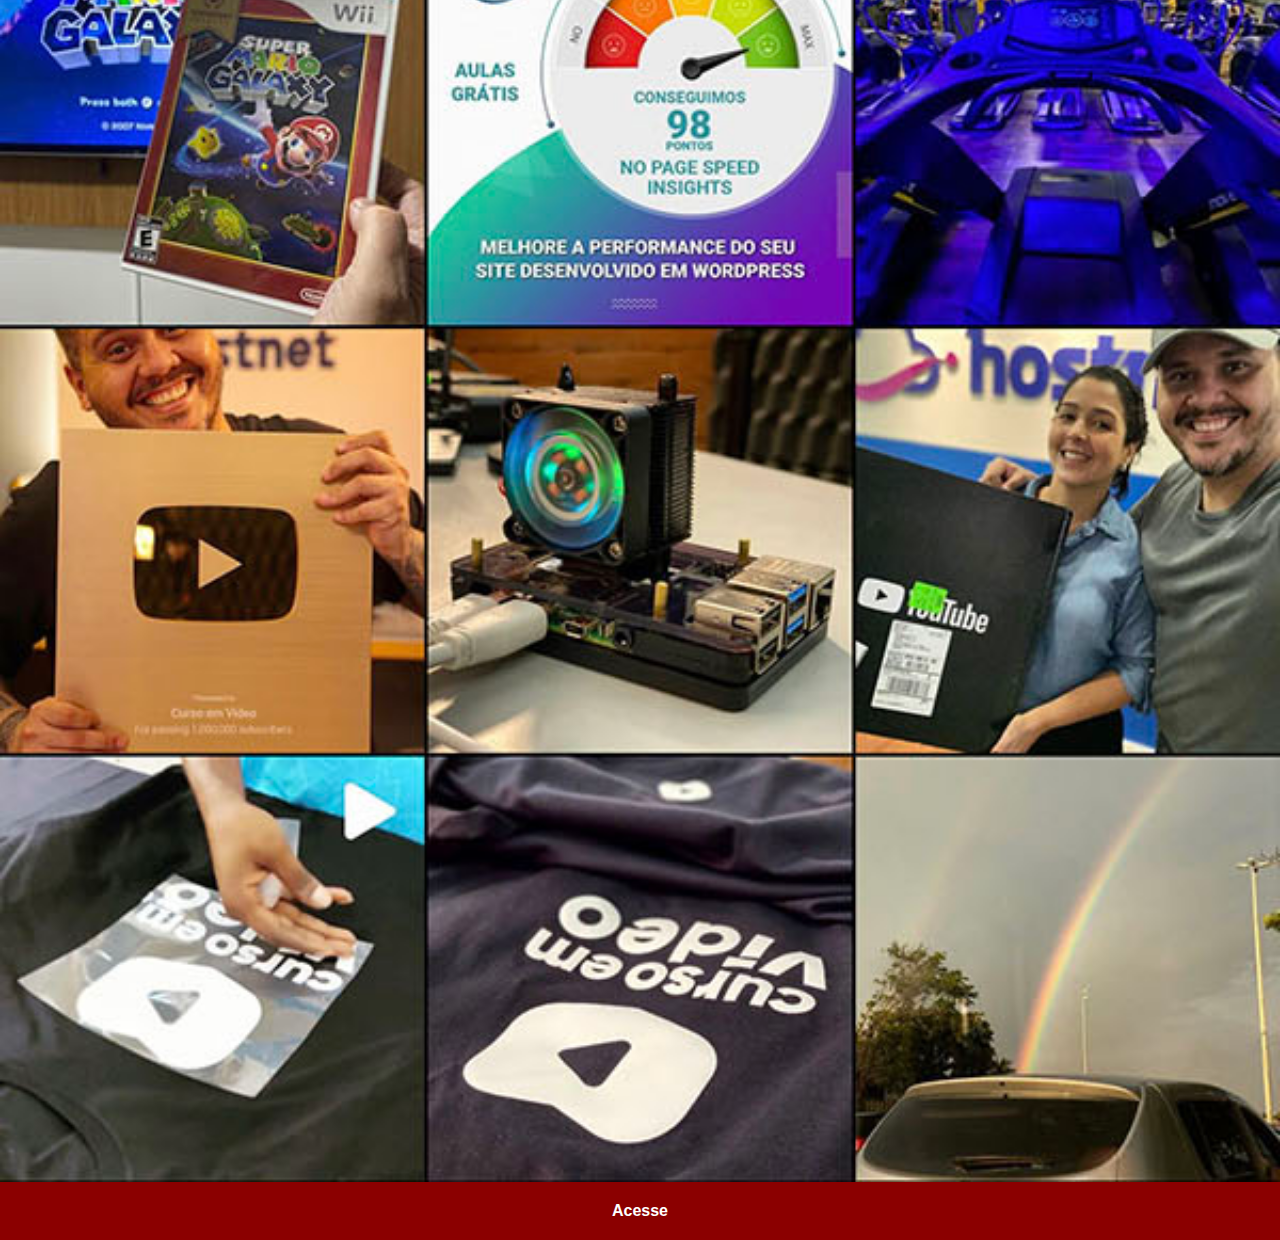
<file: instagram.html>
<!DOCTYPE html>
<html lang="pt-Br">
<head>
    <meta charset="UTF-8">
    <meta http-equiv="X-UA-Compatible" content="IE=edge">
    <meta name="viewport" content="width=device-width, initial-scale=1.0">
    <link rel="stylesheet" href="estilos/social.css">
    <title>Instagram</title>
</head>
<body>
    <img src="imagens/tela-instagram.jpg" alt="">
    <a href="https://www.instagram.com/cursoemvideo/" target="_blank">Acesse</a>
</body>
</html>
</file>
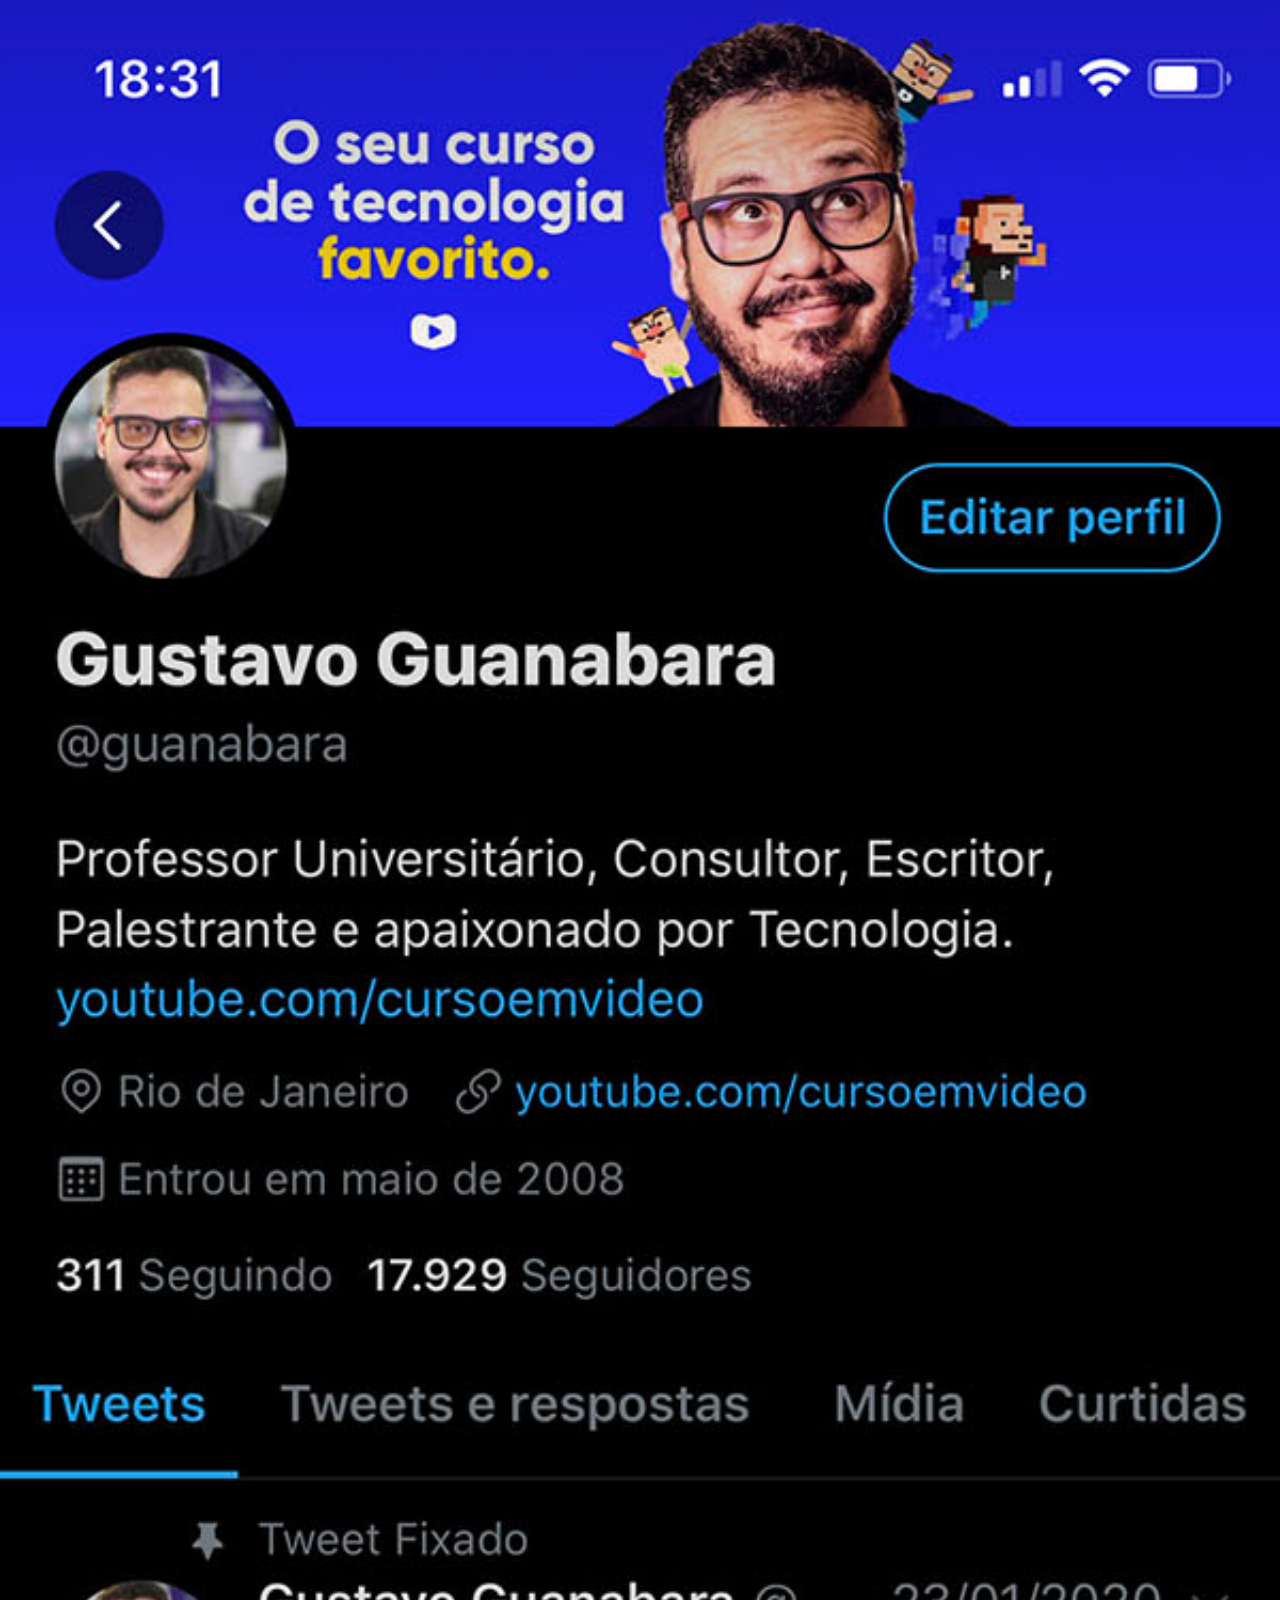
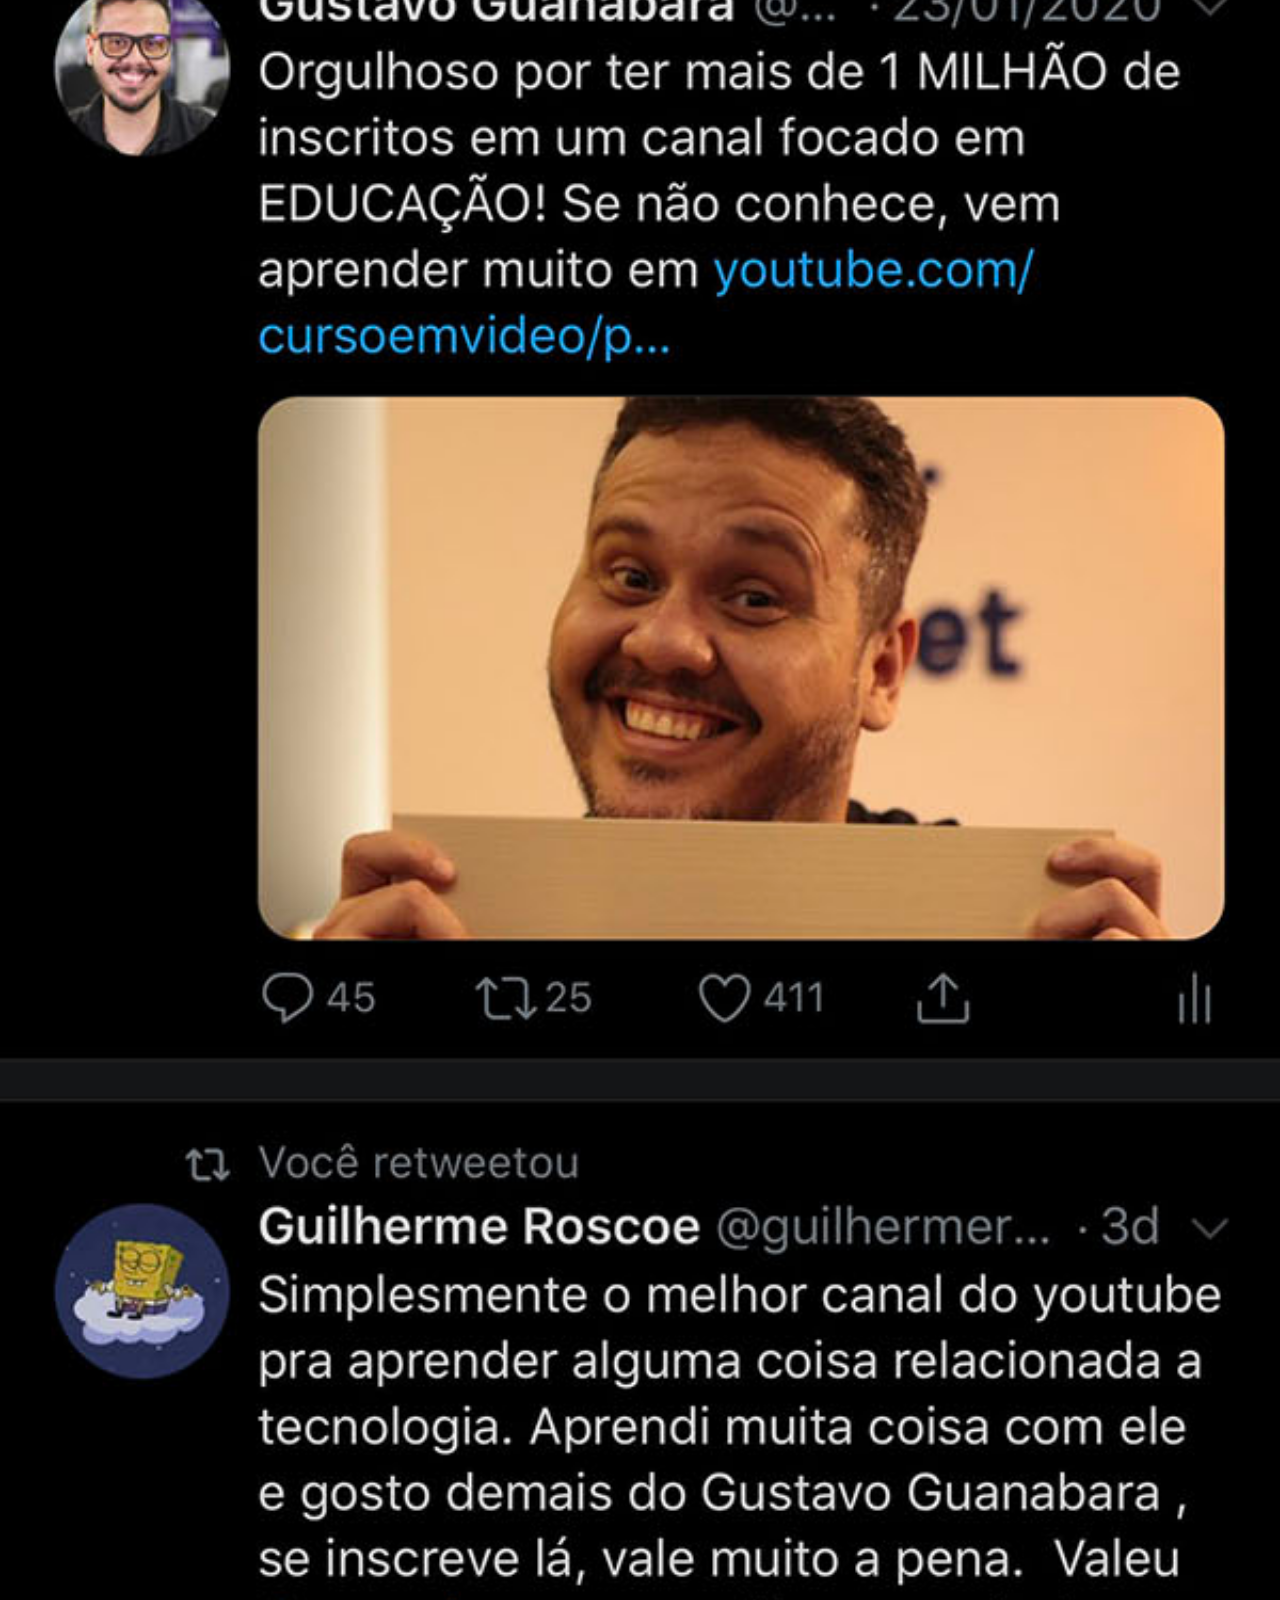
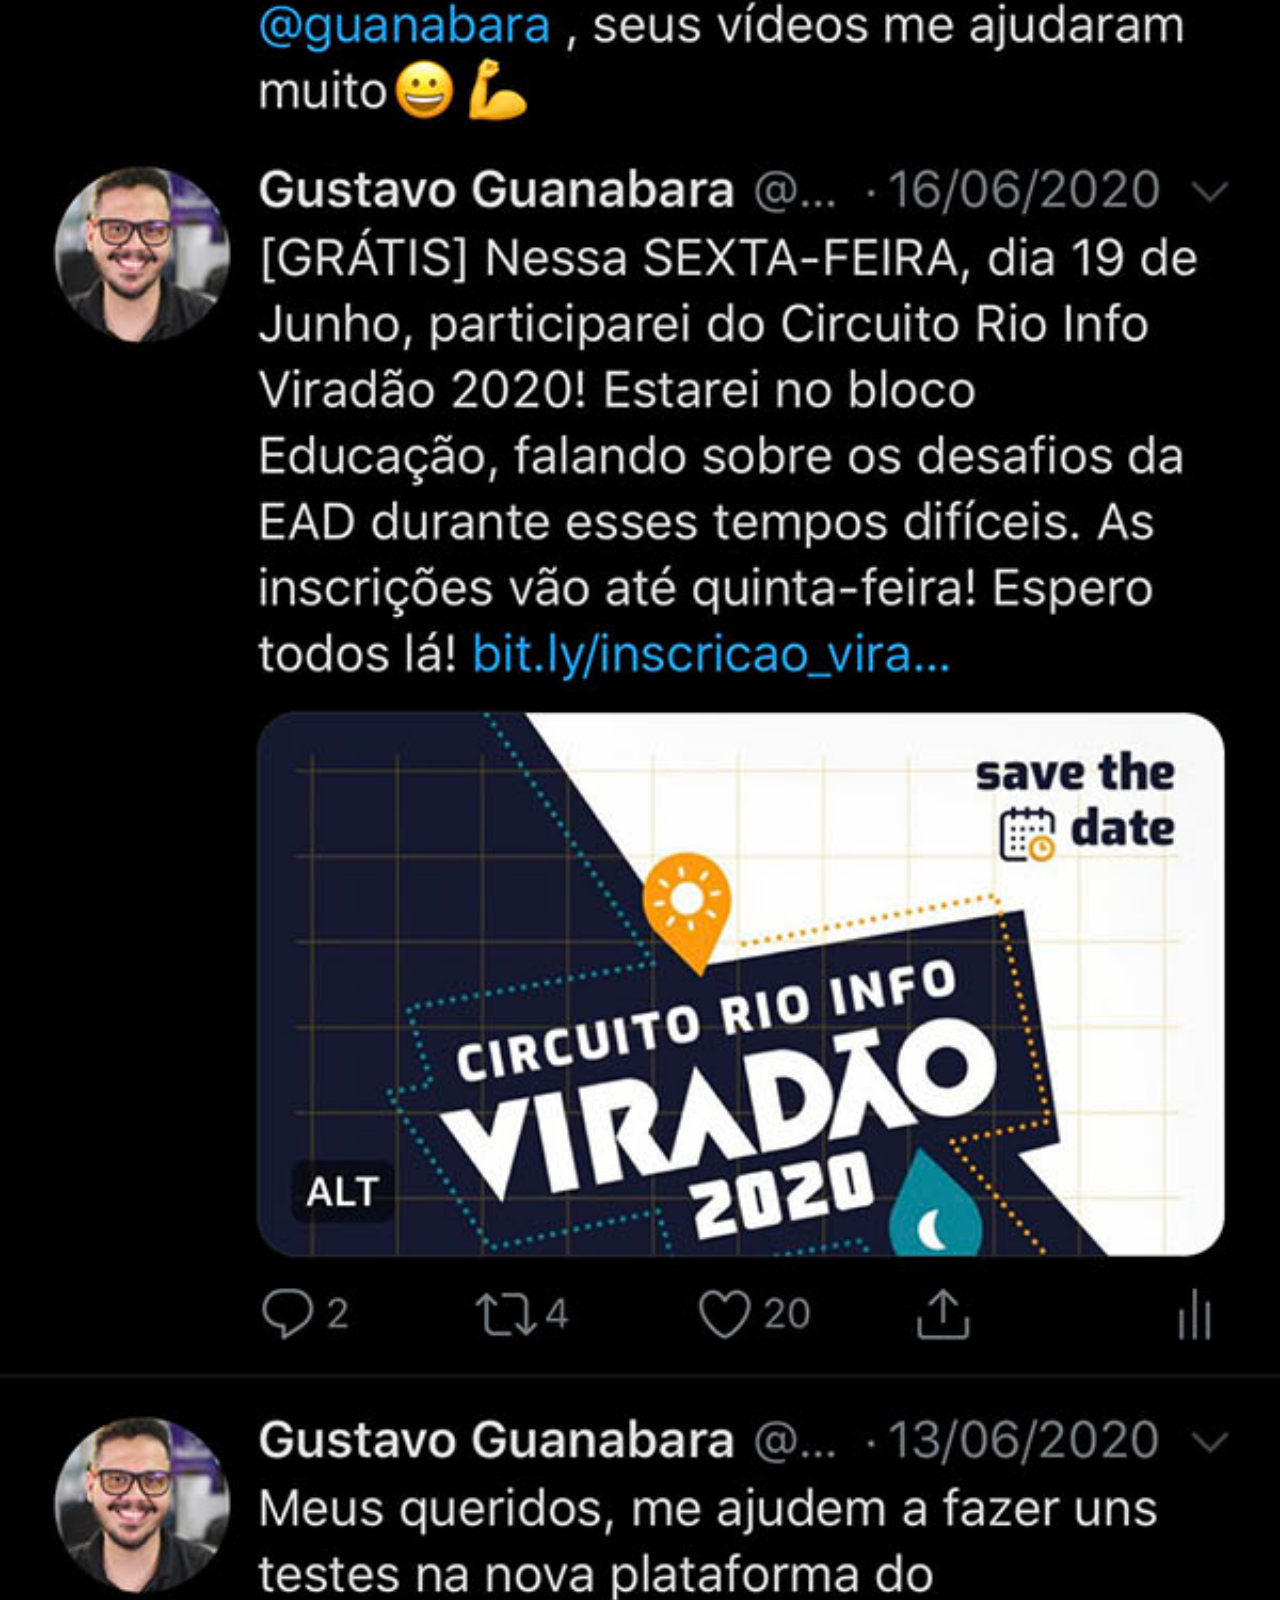
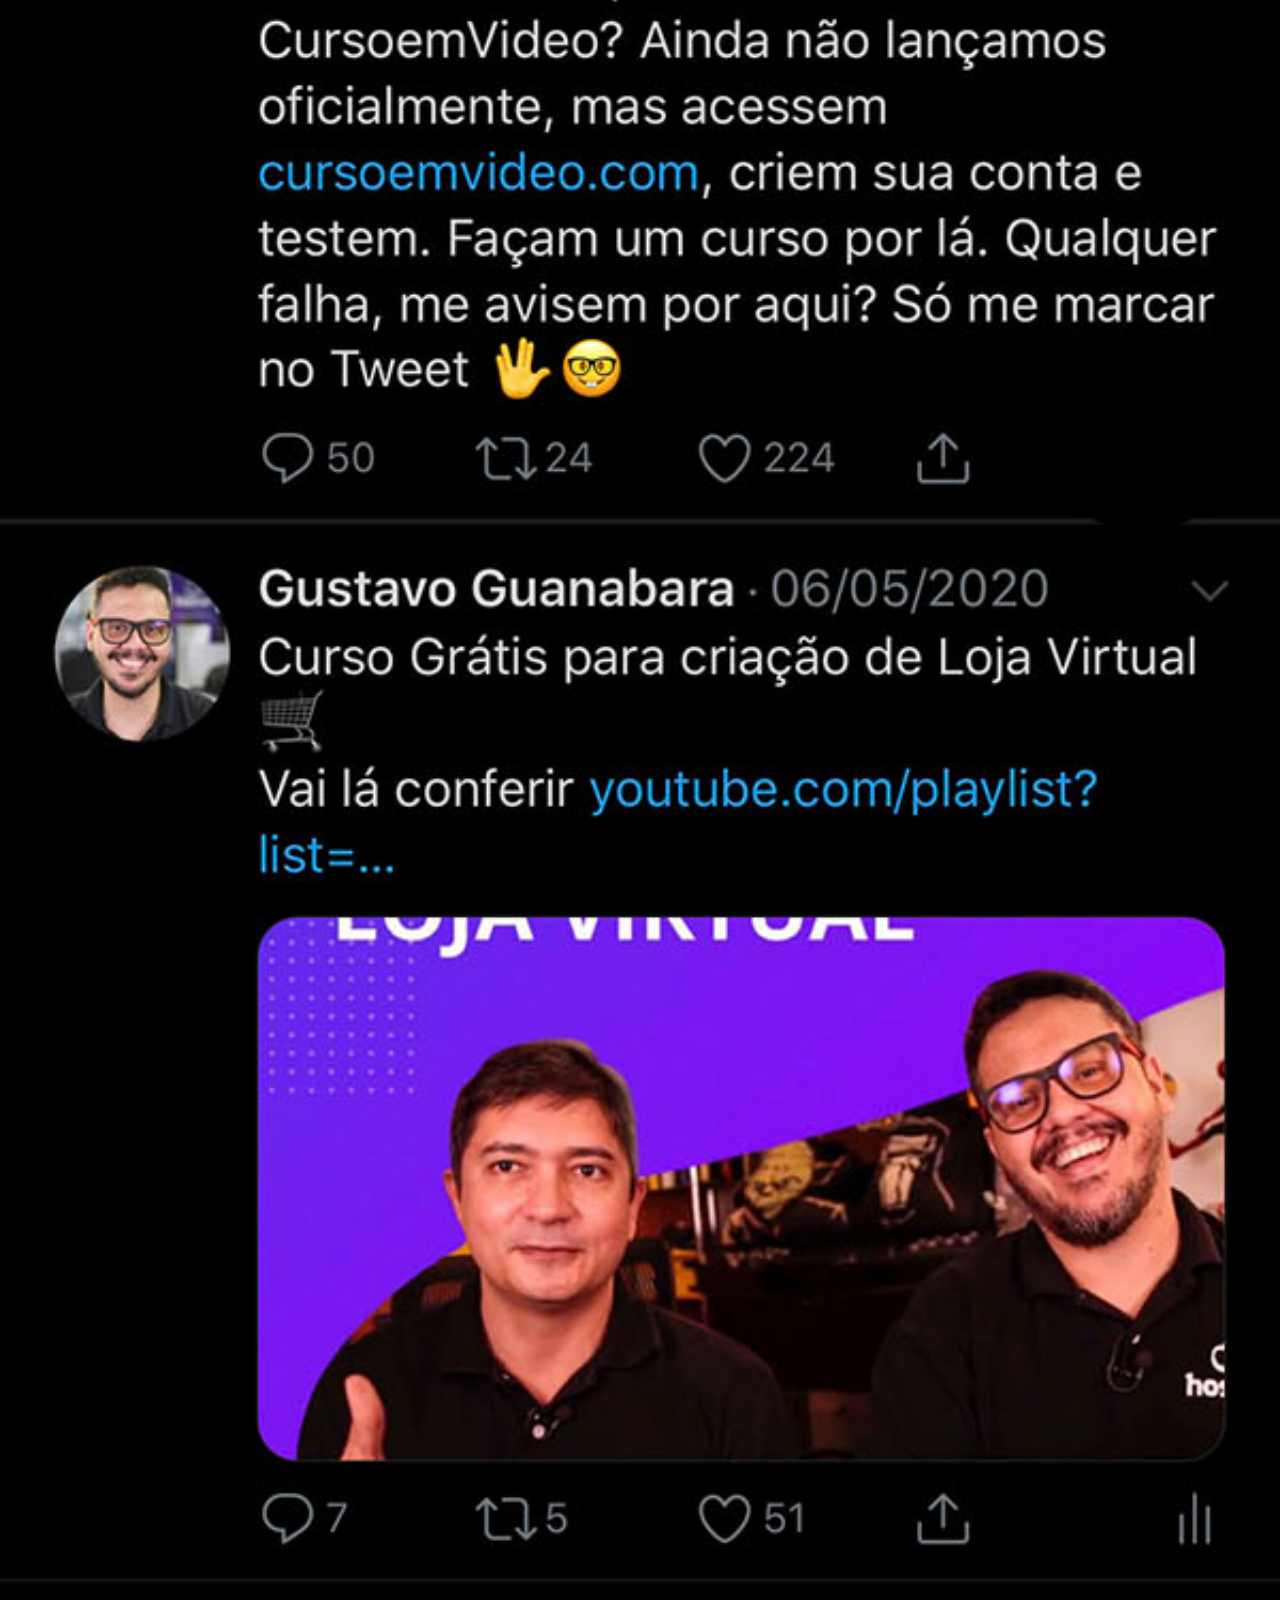
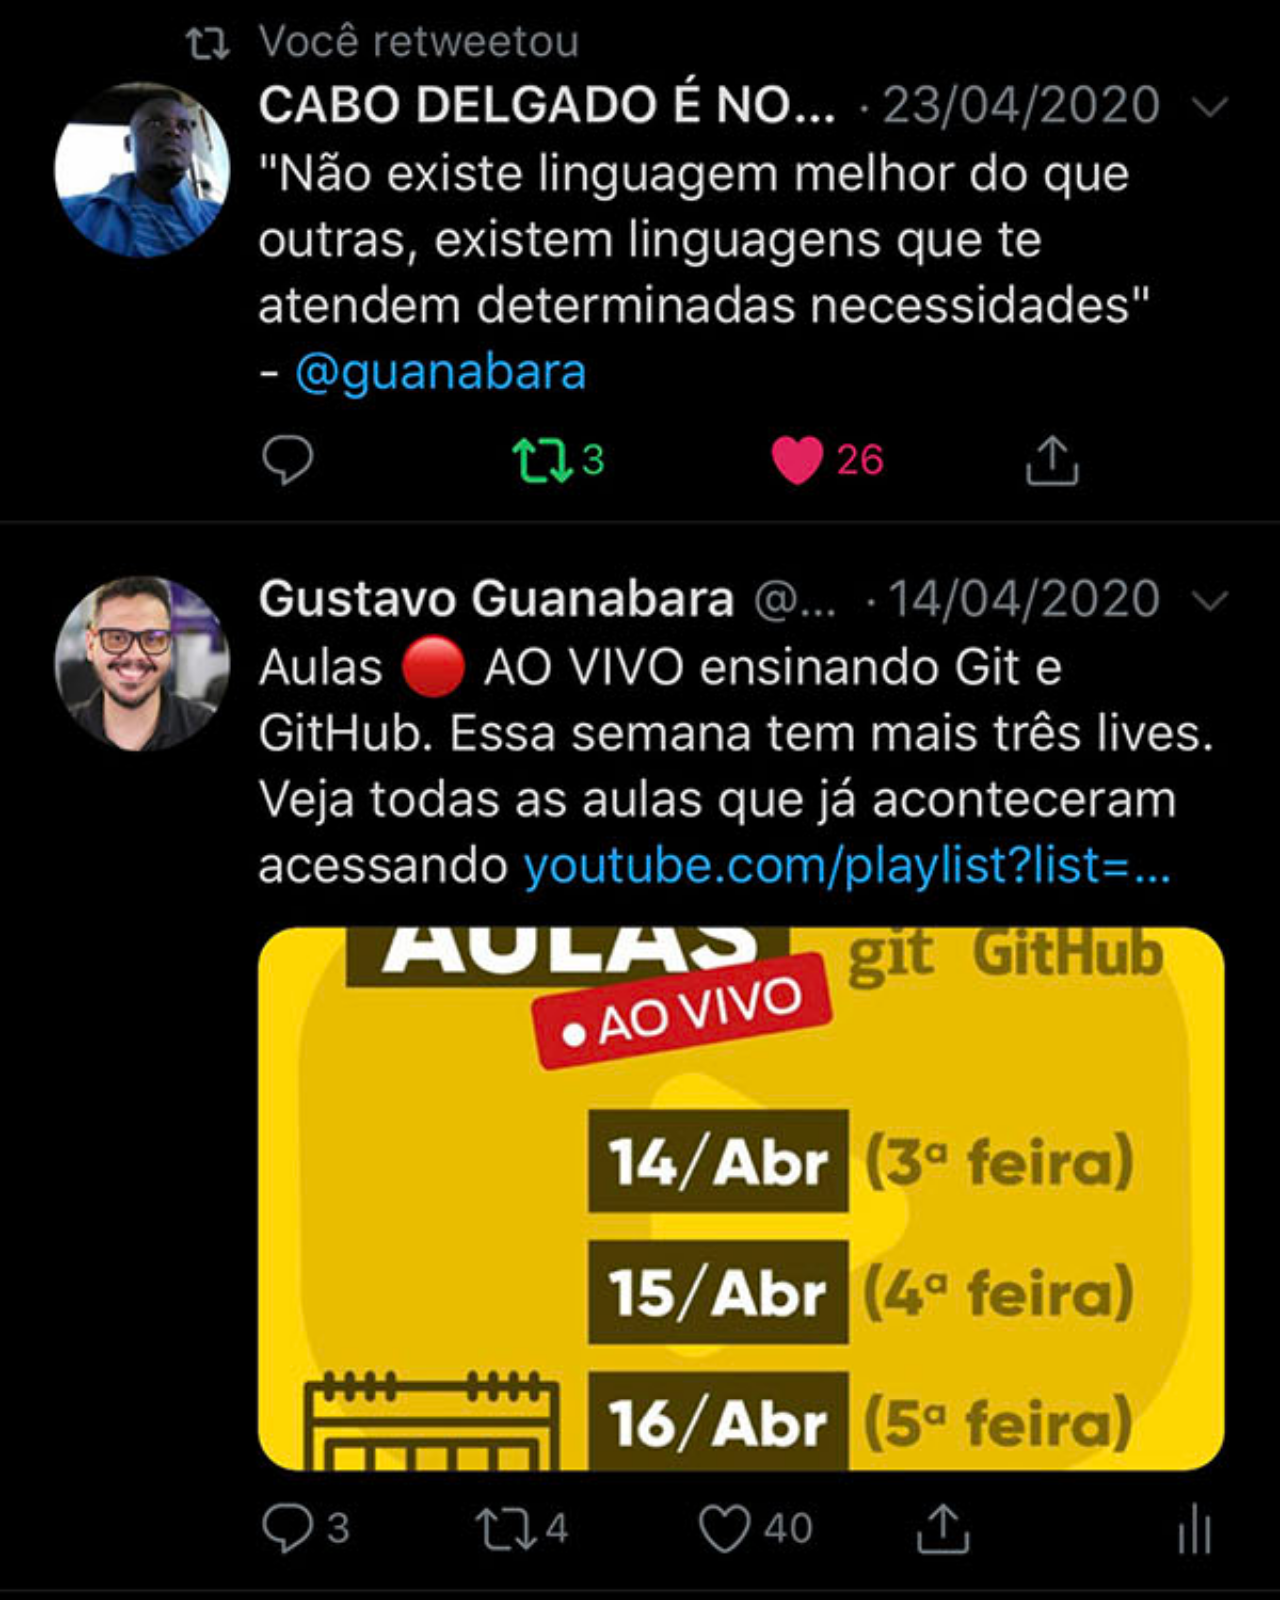
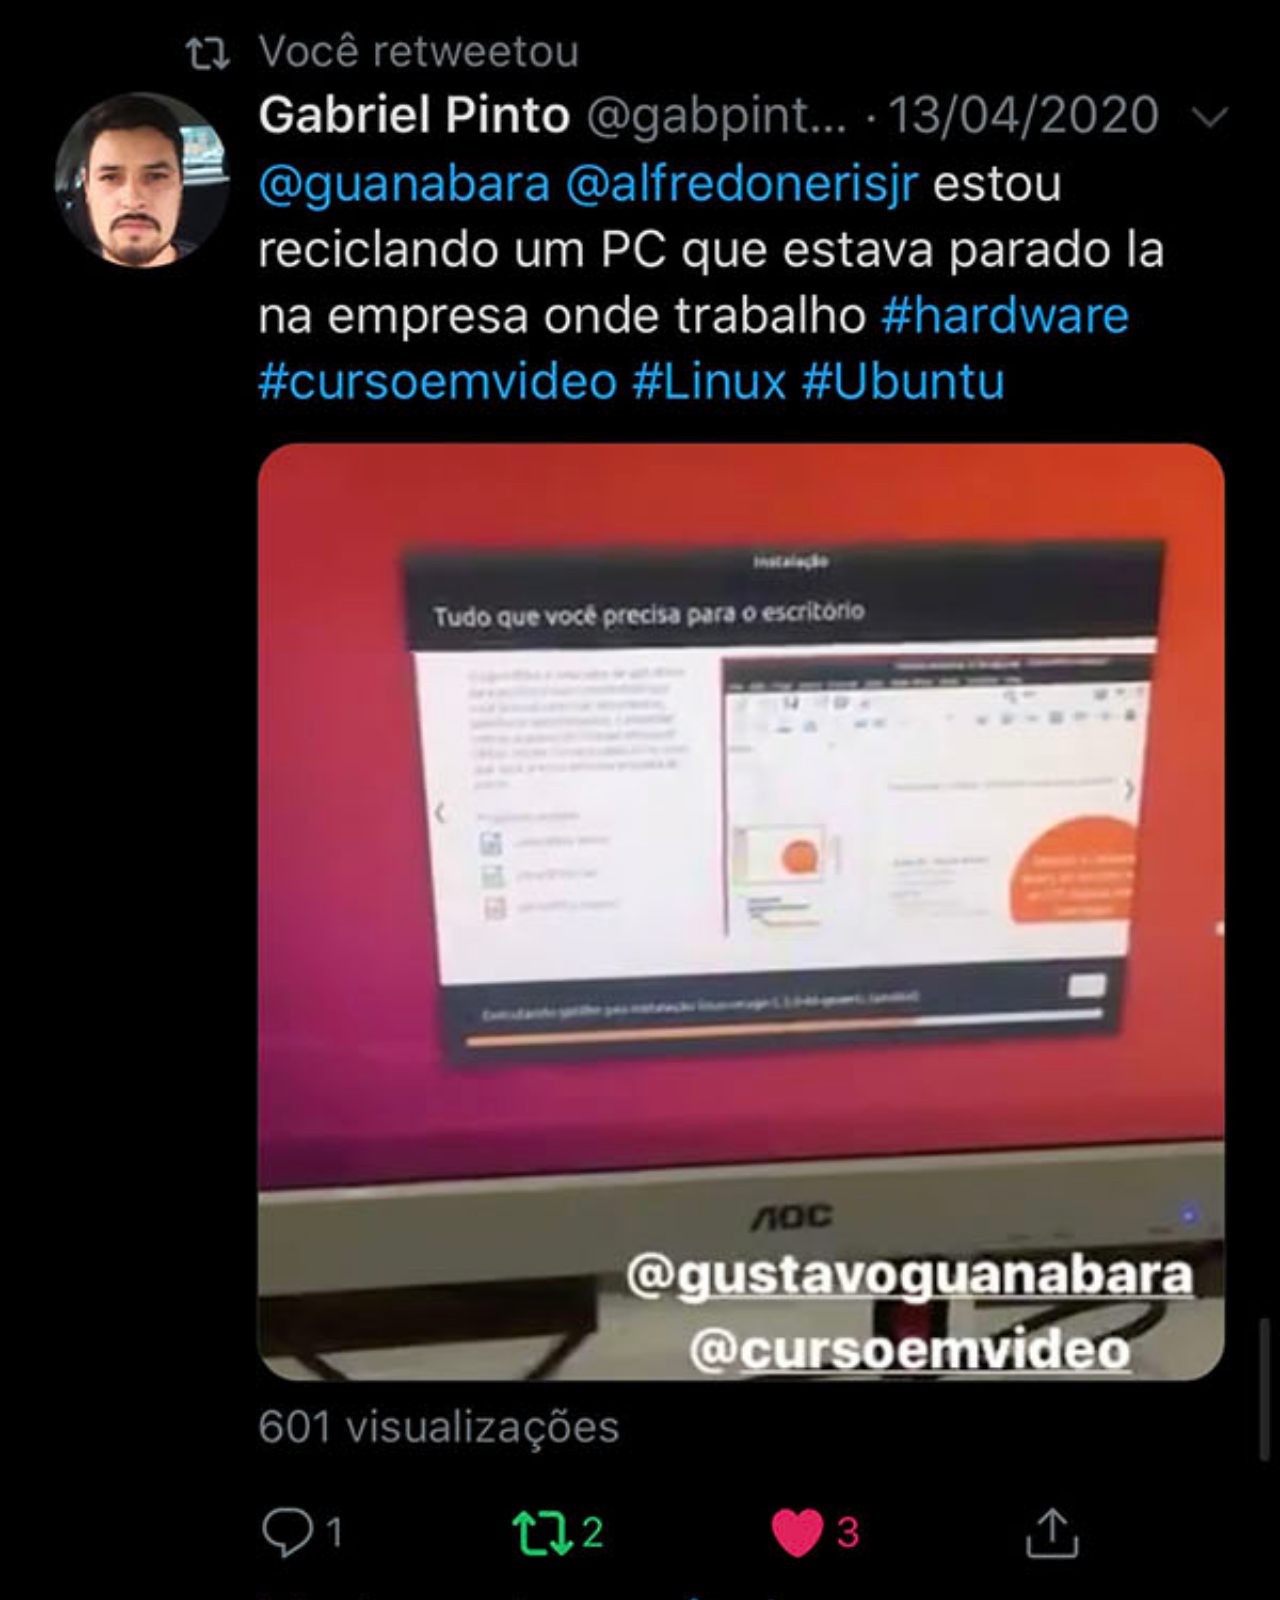
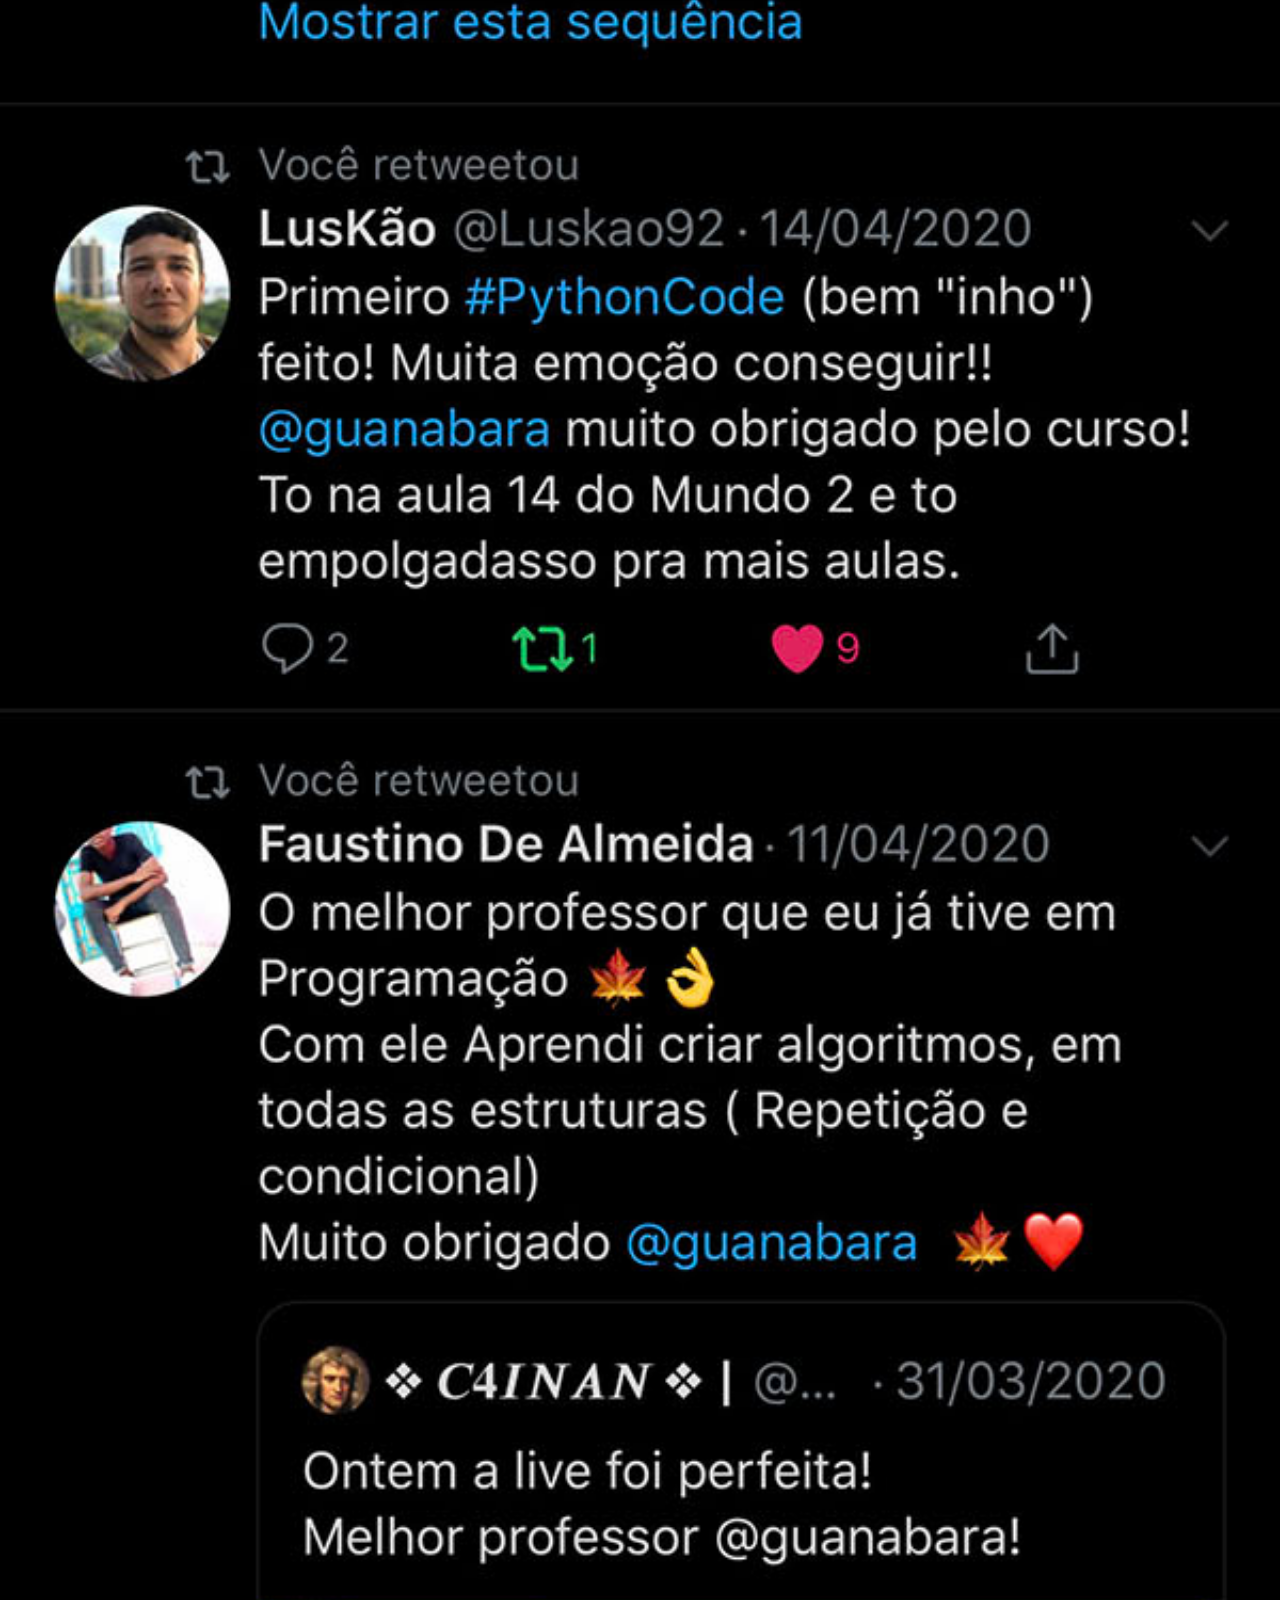
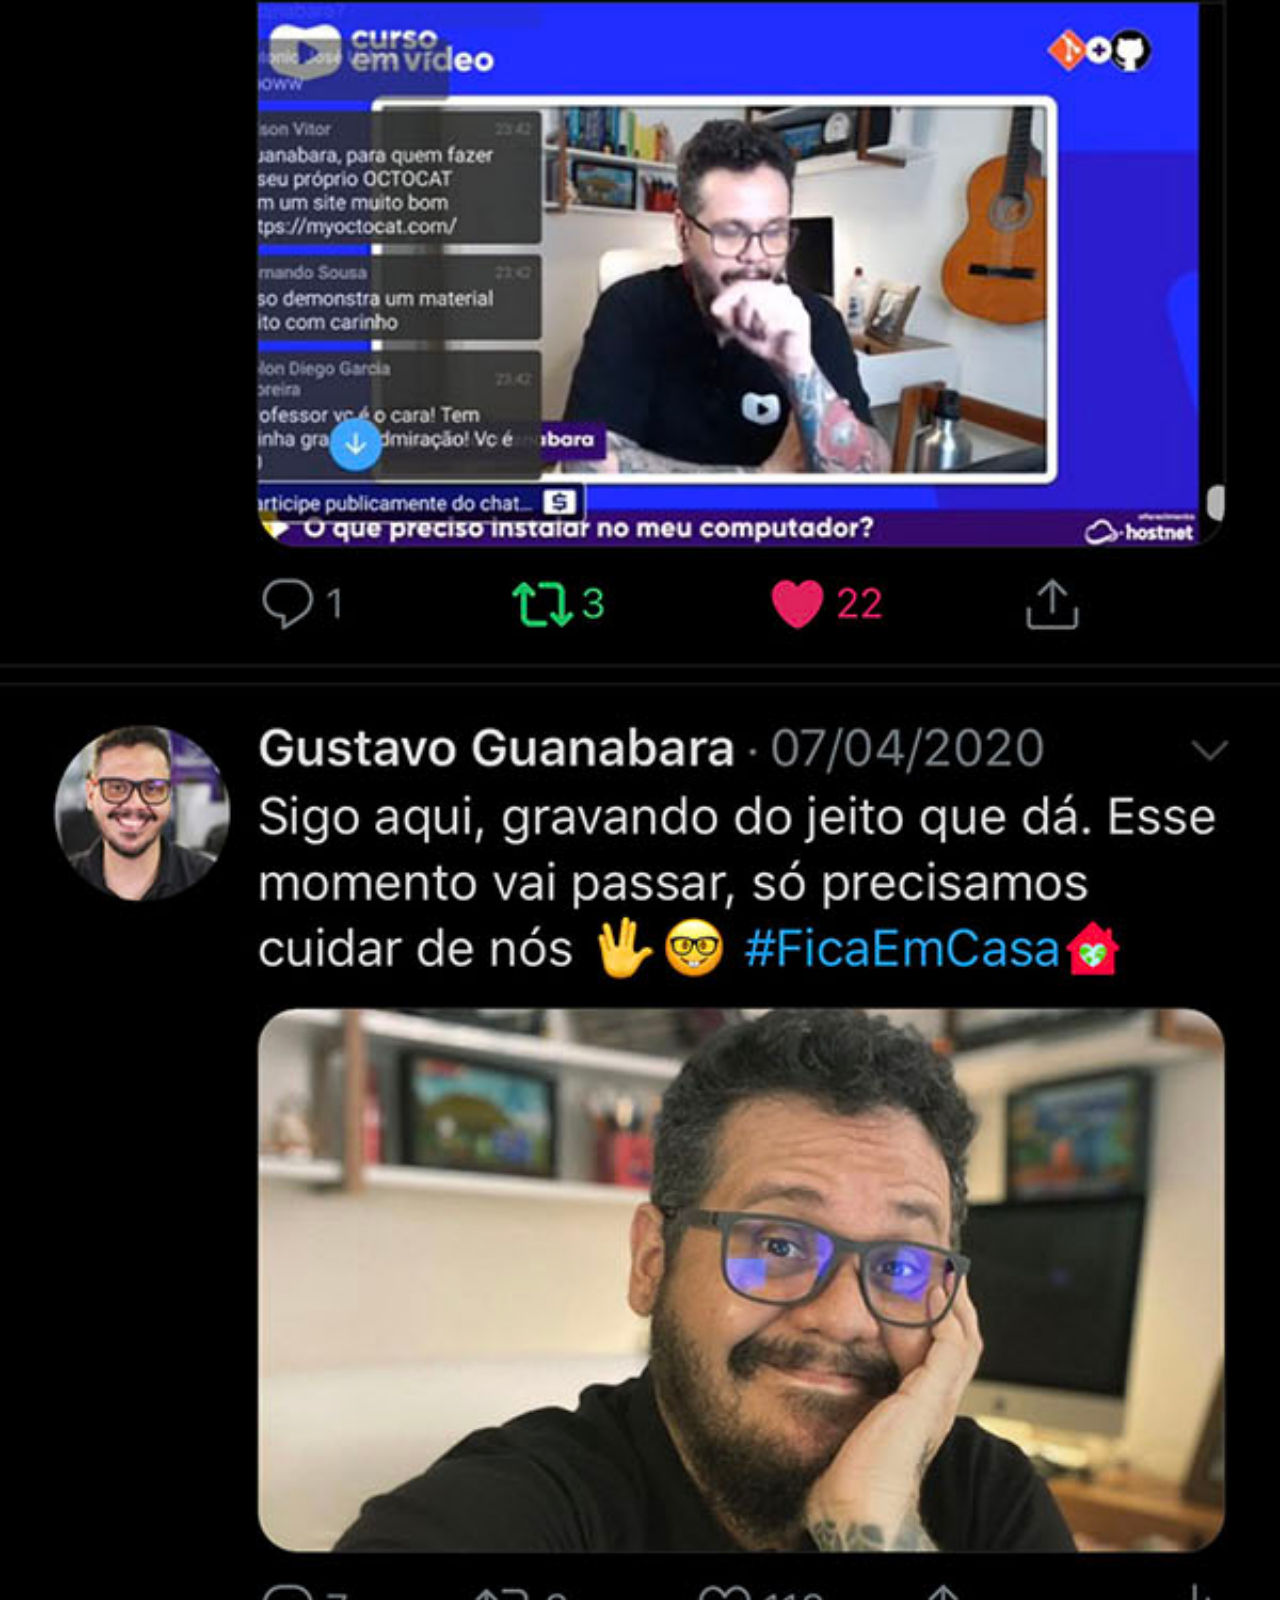
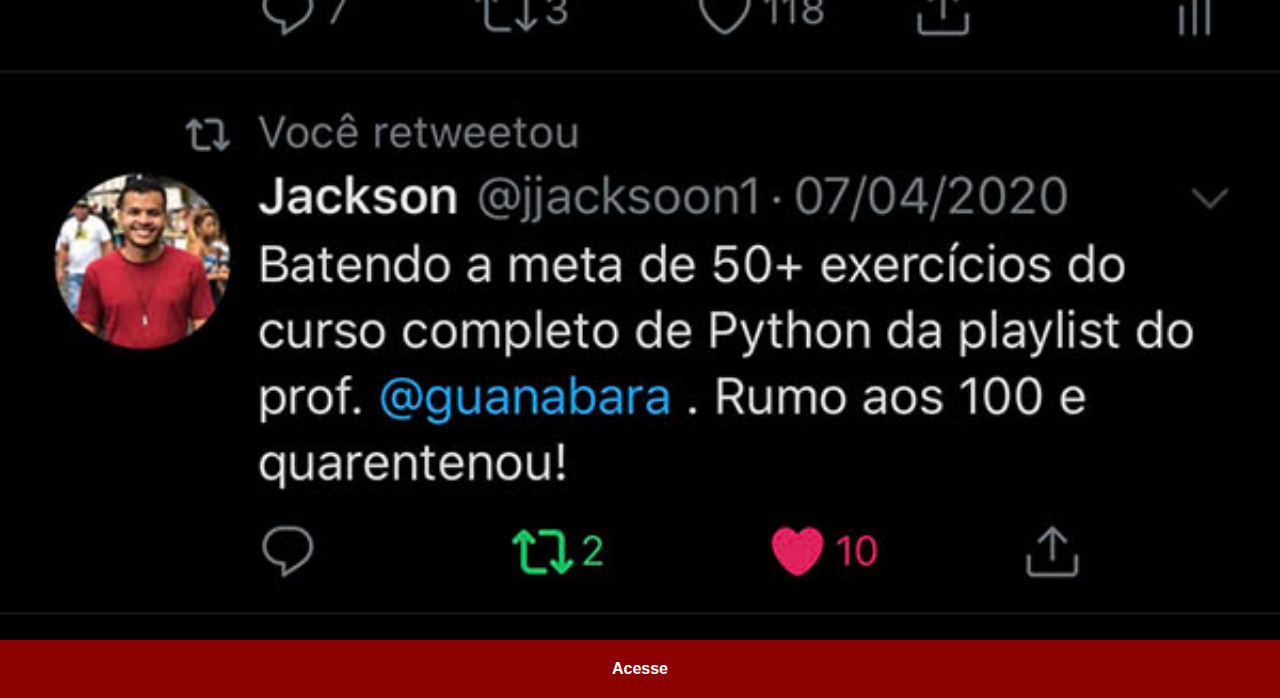
<file: twitter.html>
<!DOCTYPE html>
<html lang="pt-Br">
<head>
    <meta charset="UTF-8">
    <meta http-equiv="X-UA-Compatible" content="IE=edge">
    <meta name="viewport" content="width=device-width, initial-scale=1.0">
    <link rel="stylesheet" href="estilos/social.css">
    <title>Twitter</title>
</head>
<body>
    <img src="imagens/tela-twitter.jpg" alt="">
    <a href="https://twitter.com/cursosemvideos" target="_blank">Acesse</a>
</body>
</html>
</file>
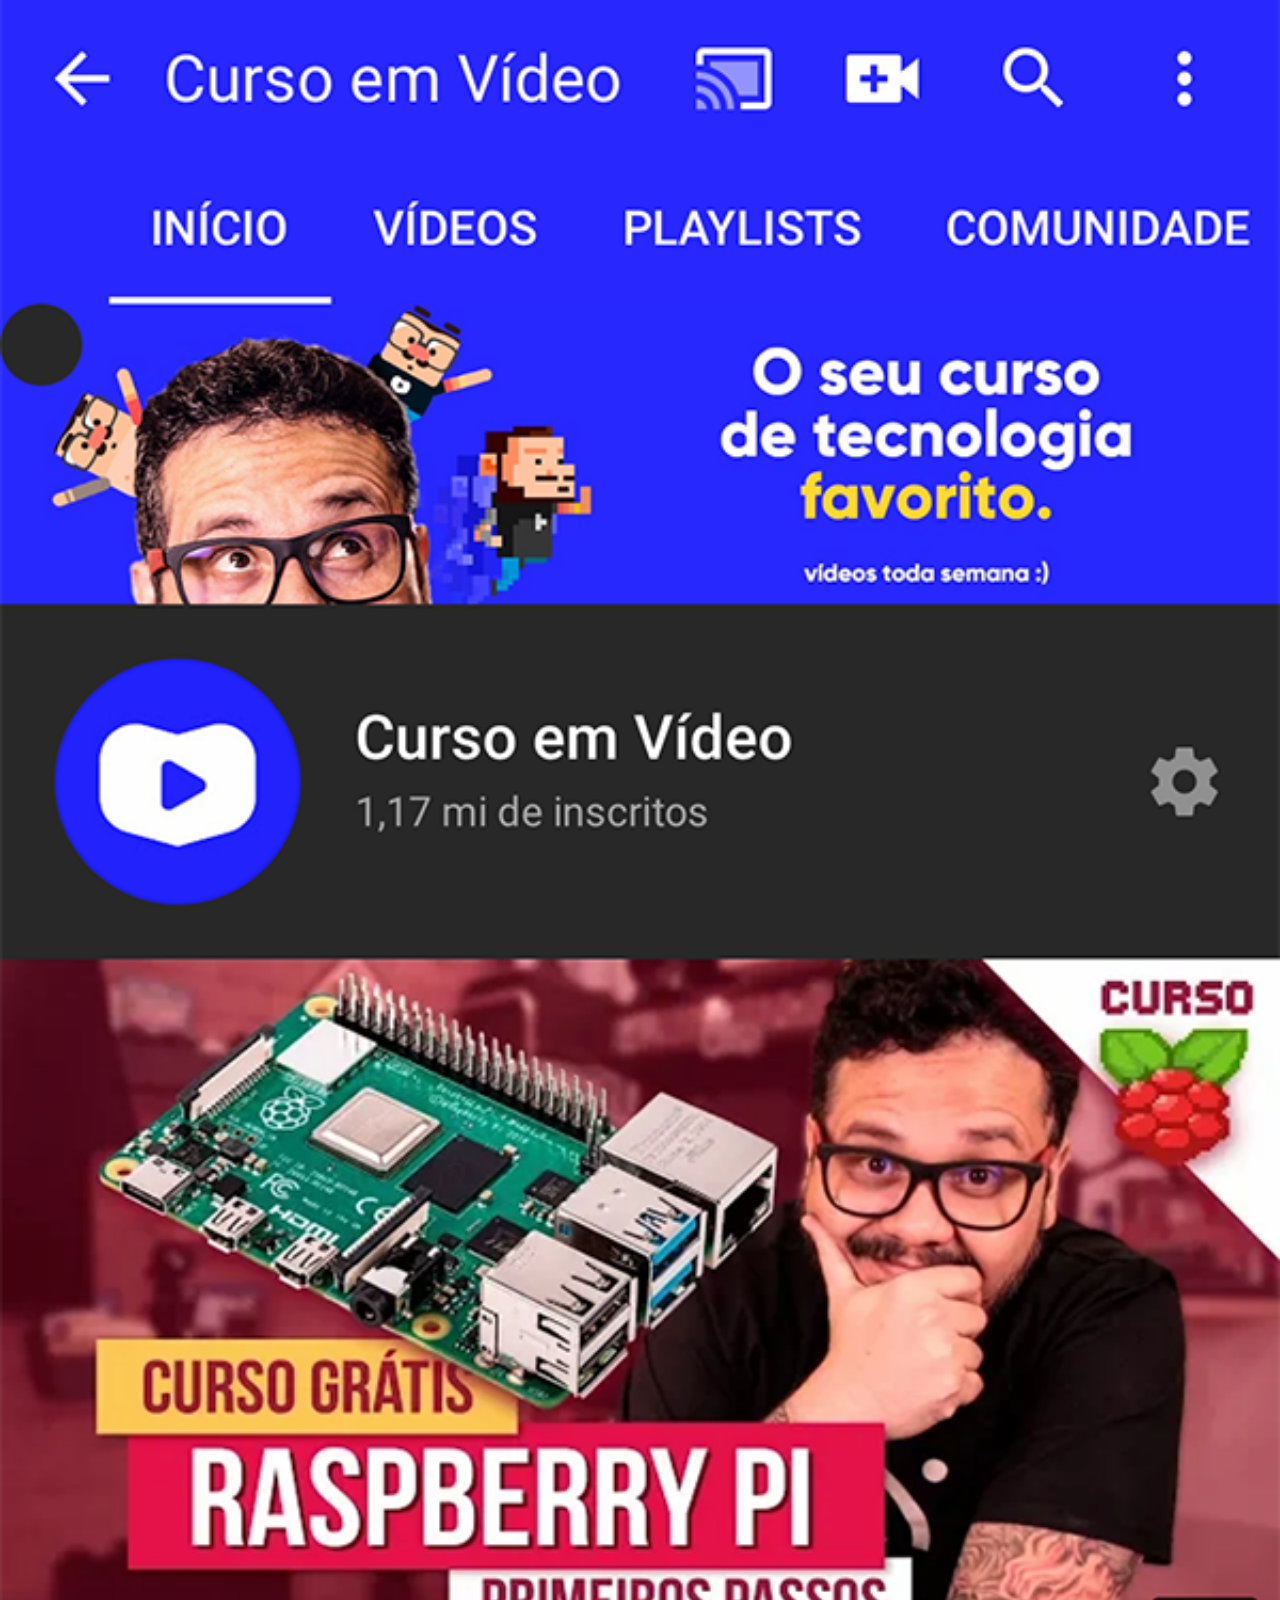
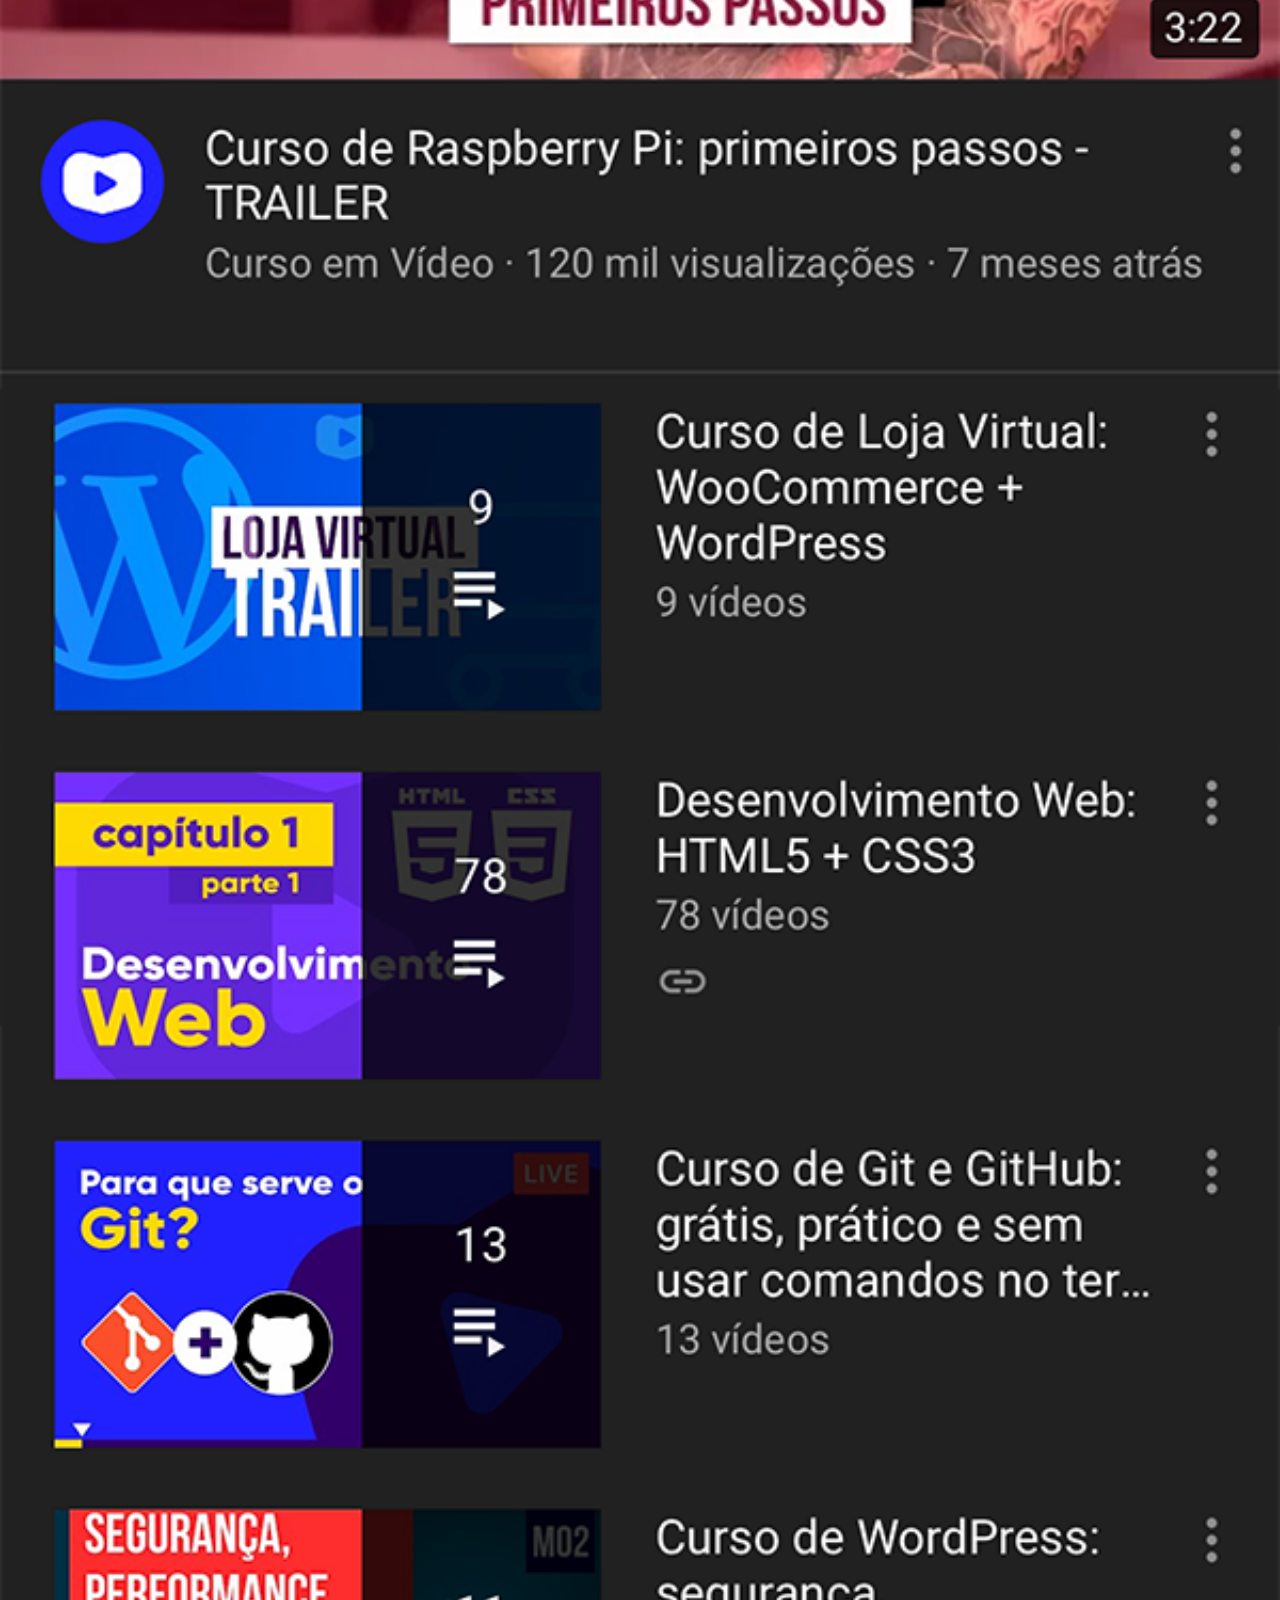
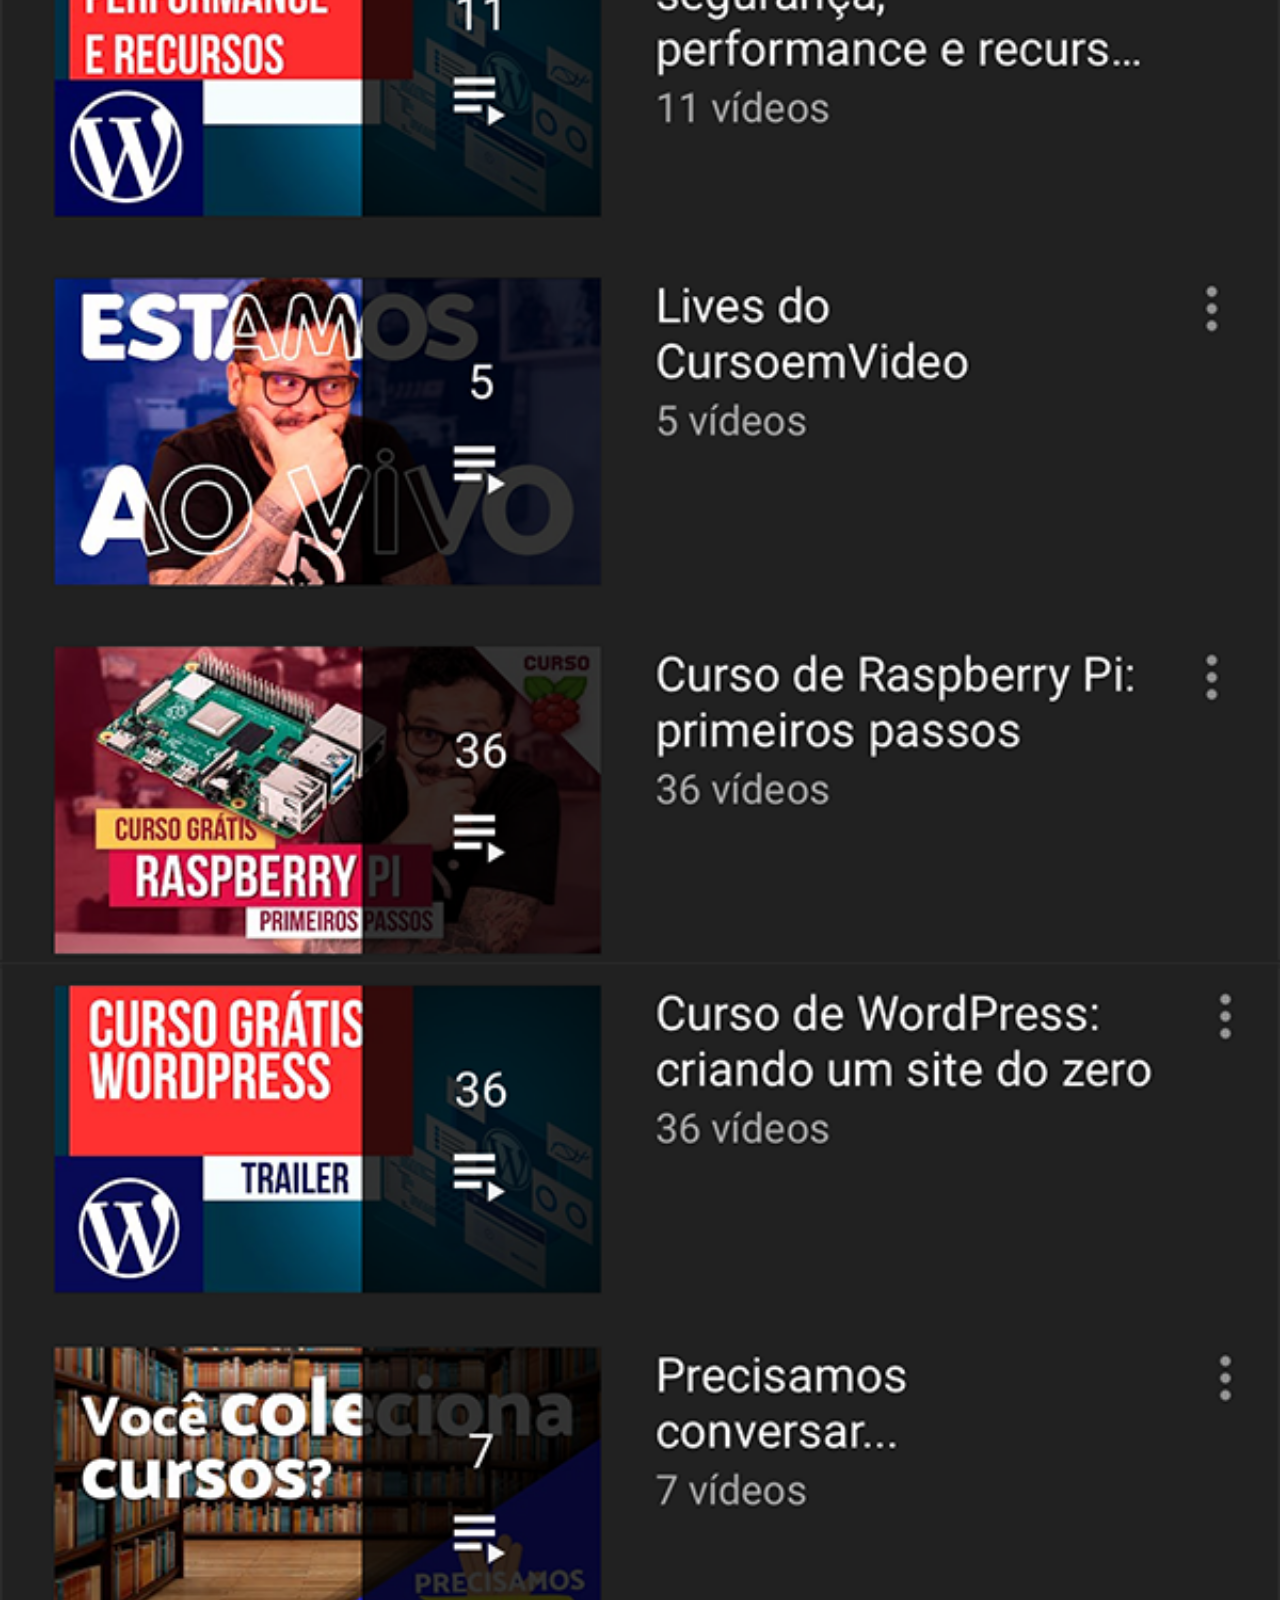
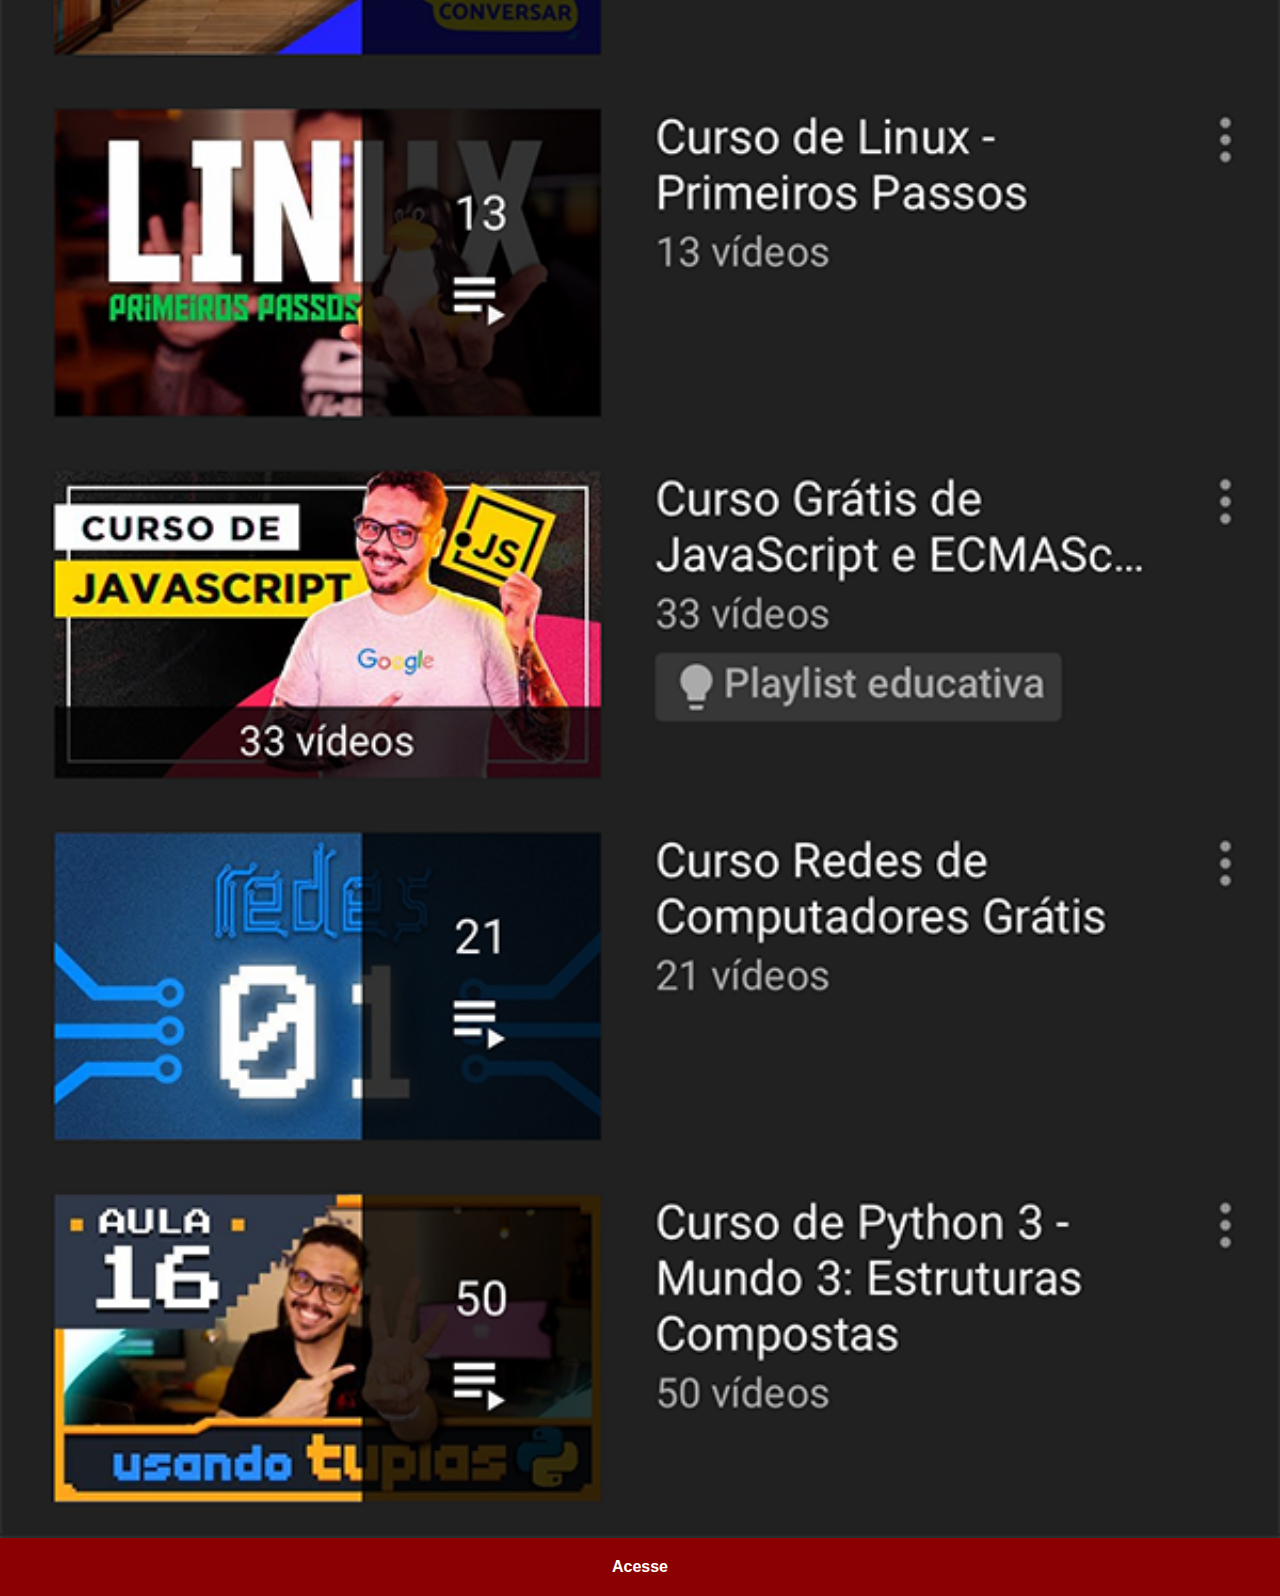
<file: youtube.html>
<!DOCTYPE html>
<html lang="pt-Br">
<head>
    <meta charset="UTF-8">
    <meta http-equiv="X-UA-Compatible" content="IE=edge">
    <meta name="viewport" content="width=device-width, initial-scale=1.0">
    <link rel="stylesheet" href="estilos/social.css">
    <title>YouTube</title>
</head>
<body>
    <img src="imagens/tela-youtube.png" alt="">
    <a href="https://www.youtube.com/c/CursoemV%C3%ADdeo/videos" target="_blank">Acesse</a>
</body>
</html>
</file>
<file: estilos/style.css>
@charset 'UTF-8';

* {
    margin: 0px;
    padding: 0px;
    font-family: Arial, Helvetica, sans-serif;
    box-sizing: border-box;
}

::-webkit-scrollbar {
    display: none;
}

htlm, body {
    height: 100vh;
    width: 100vw;
    background-color: black;
}

body {
    background: url(../imagens/fundo-madeira.jpg);
    background-position: center;
    background-size: cover;
    background-attachment: fixed;
}

main {
    height: 100vh;
    position: relative;
}

#telefone {
    position: absolute;
    top: 50%;
    left: 50%;
    transform: translate(-50%, -50%);
    height: 627px;
    width: 311px;
    background: url('../imagens/frame-iphone.png') no-repeat;
}

#tela {
    position: relative;
    top: 79px;
    left: 21px;
    width: 270px;
    height: 473px;
}

#redes-sociais {
    height: 100vh;
    width: 100vw;
}

#redes-sociais img {
    width: 50px;
    margin-bottom: 10px;
    margin-left: 10px;
    border-radius: 50%;
    display: flex;
    position: relative;
    left: 90%;
    top: 5%;
    box-shadow: 1px 1px 5px rgba(0, 0, 0, 0.521);
    box-sizing: border-box;
}

#redes-sociais img:hover {
    transform: translate(-5px, -2px);
    border: 2px solid rgba(255, 255, 255, 0.541);
    transition-duration: 0.1s;
    box-shadow: 5px 5px 10px rgba(0, 0, 0, 0.808);
}
</file>
<file: estilos/social.css>
@charset 'UTF-8';

* {
    margin: 0px;
    padding: 0px;
    font-family: Arial, Helvetica, sans-serif;
}

::-webkit-scrollbar {
    width: 0px;
    height: 0px;
}

img {
    width: 100%;
}

a {
    display: block;
    background-color: darkred;
    padding: 20px;
    text-align: center;
    font-weight: bolder;
    color: white;
    text-decoration: none;
    margin-top: -4px;
}

a:hover {
    background-color: red;
}
</file>
